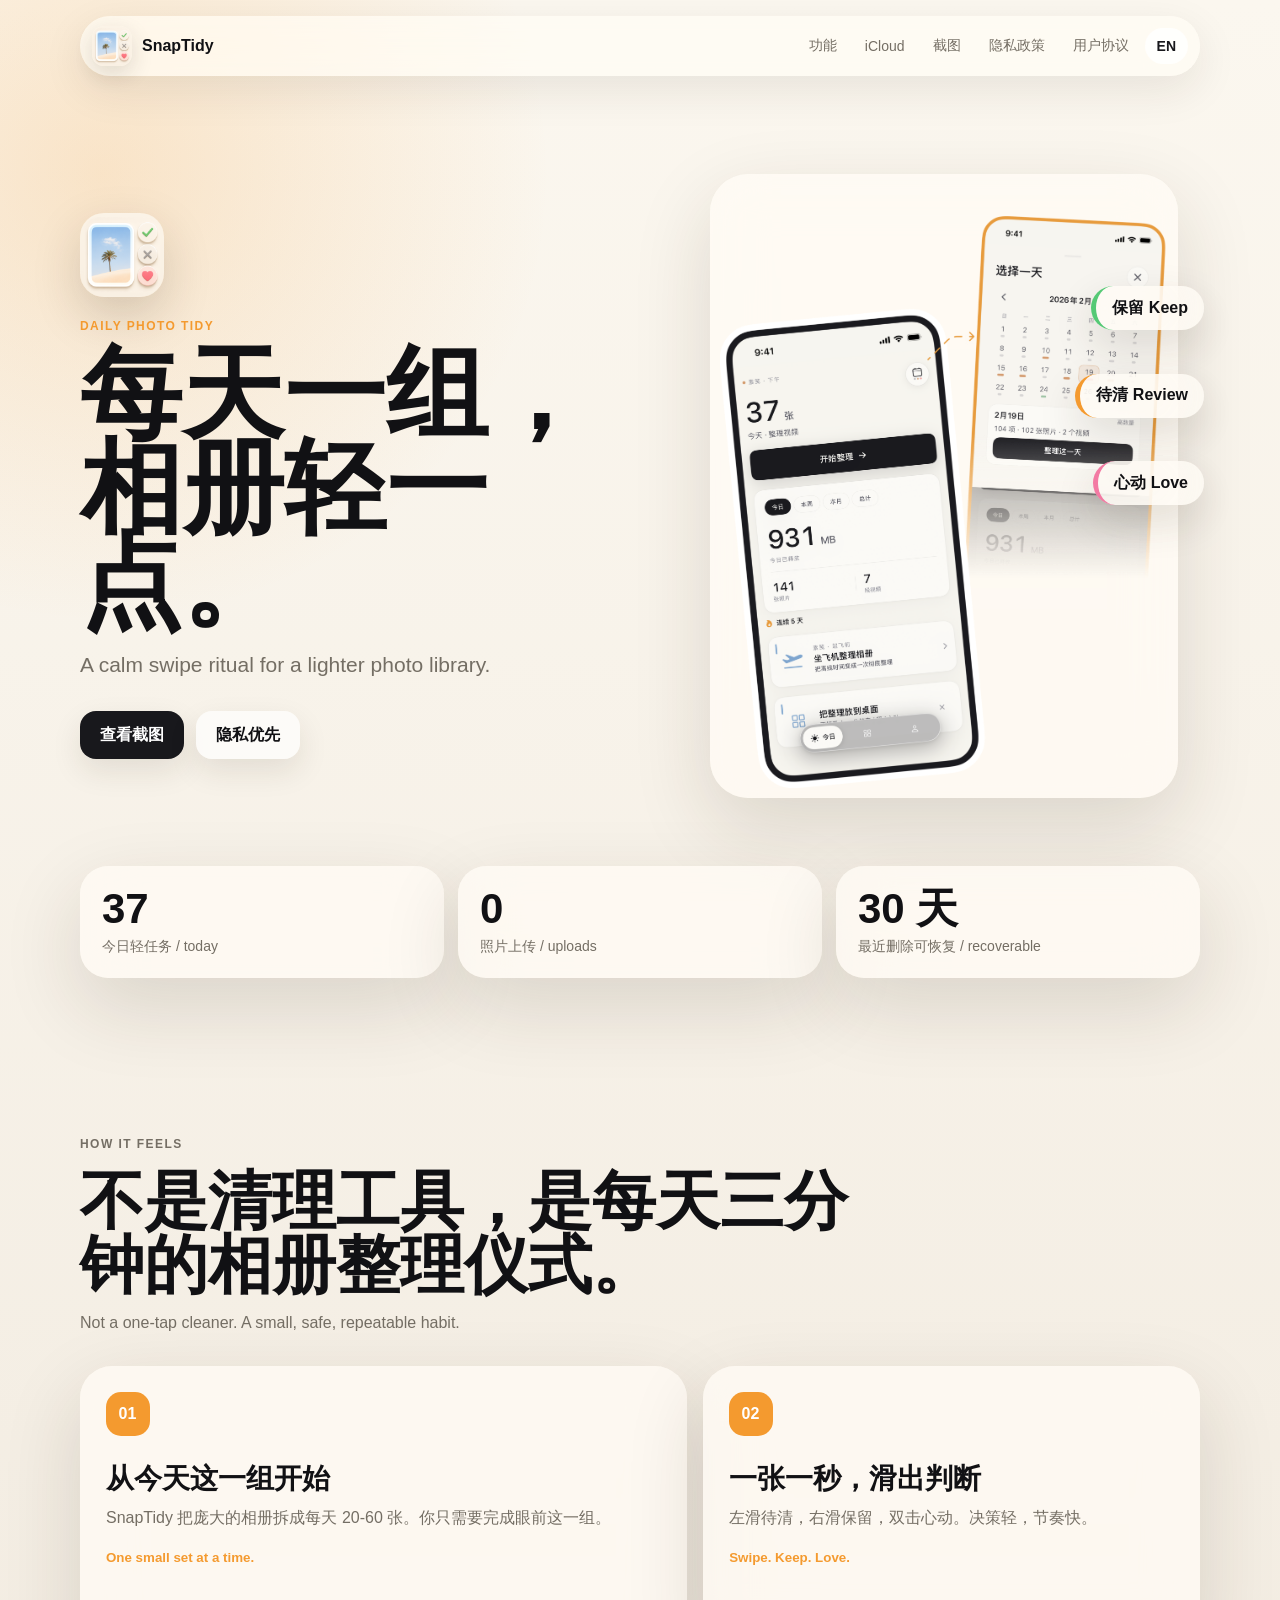
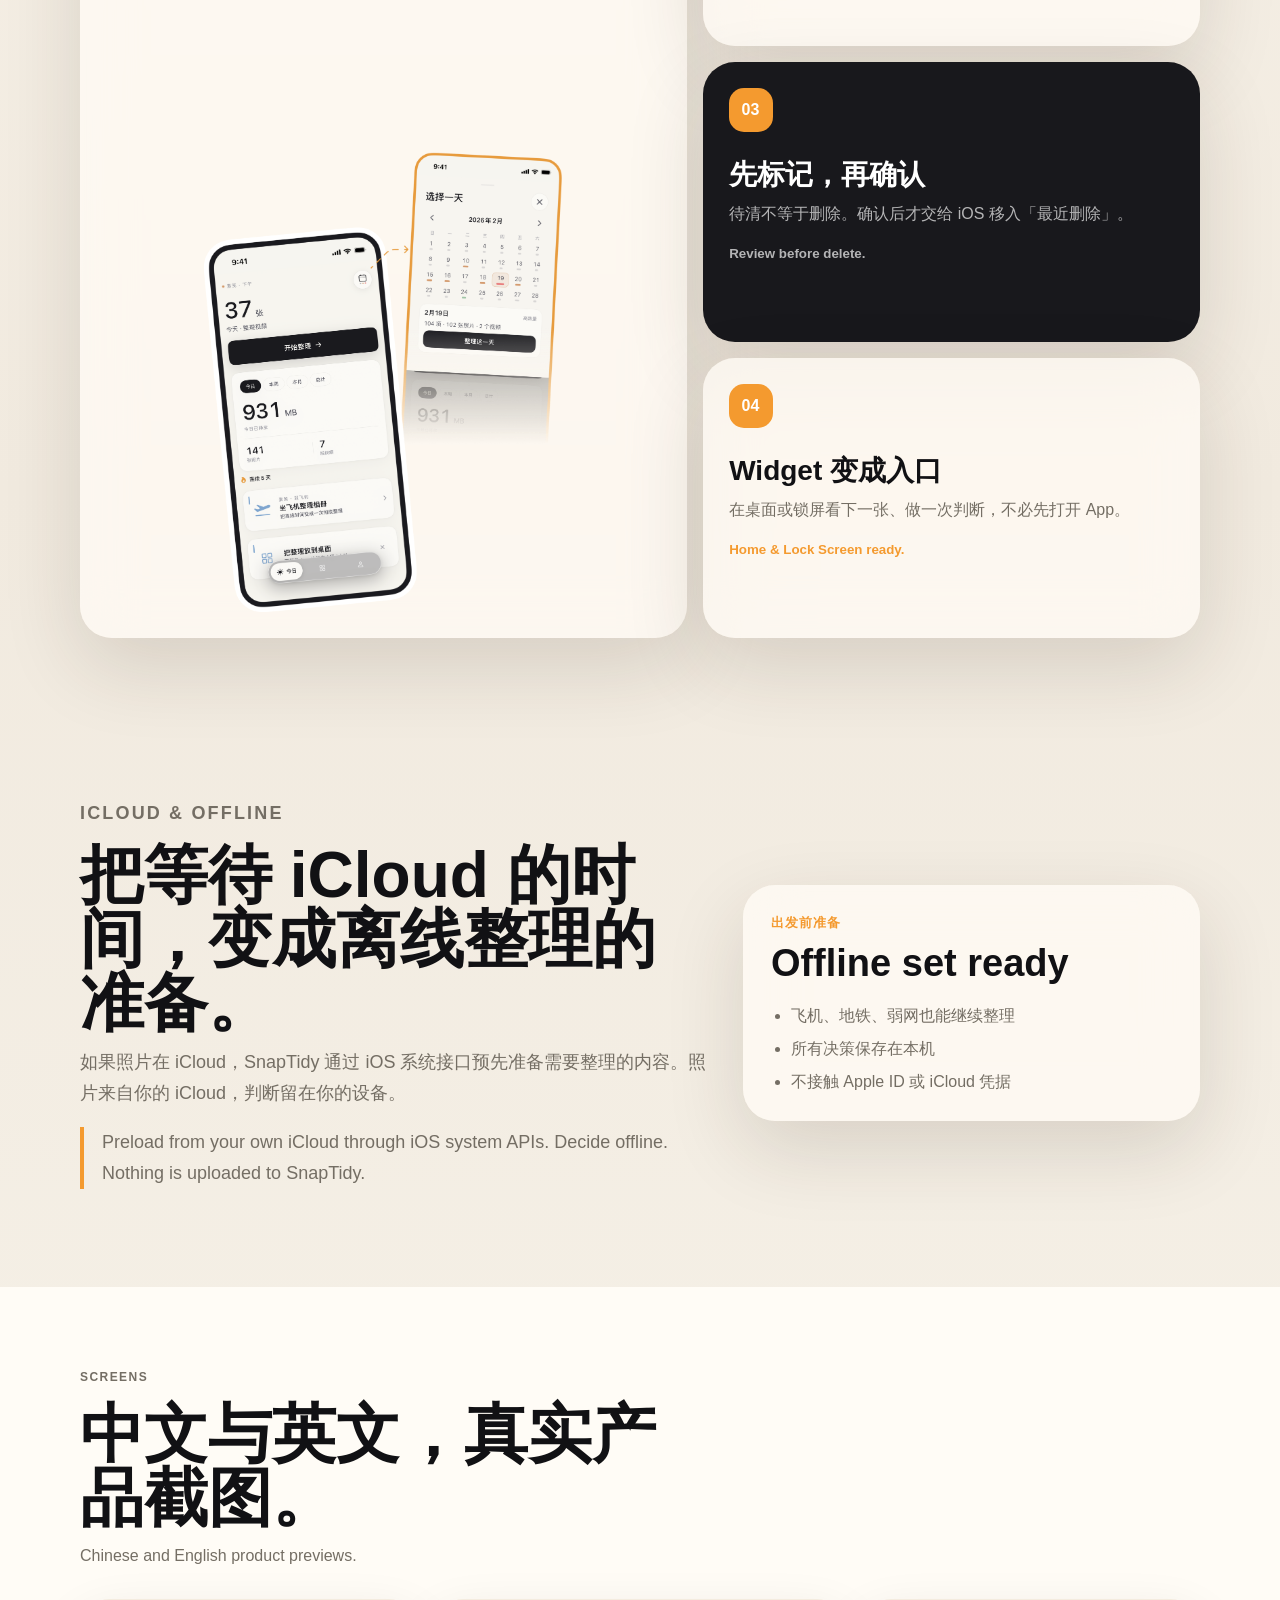
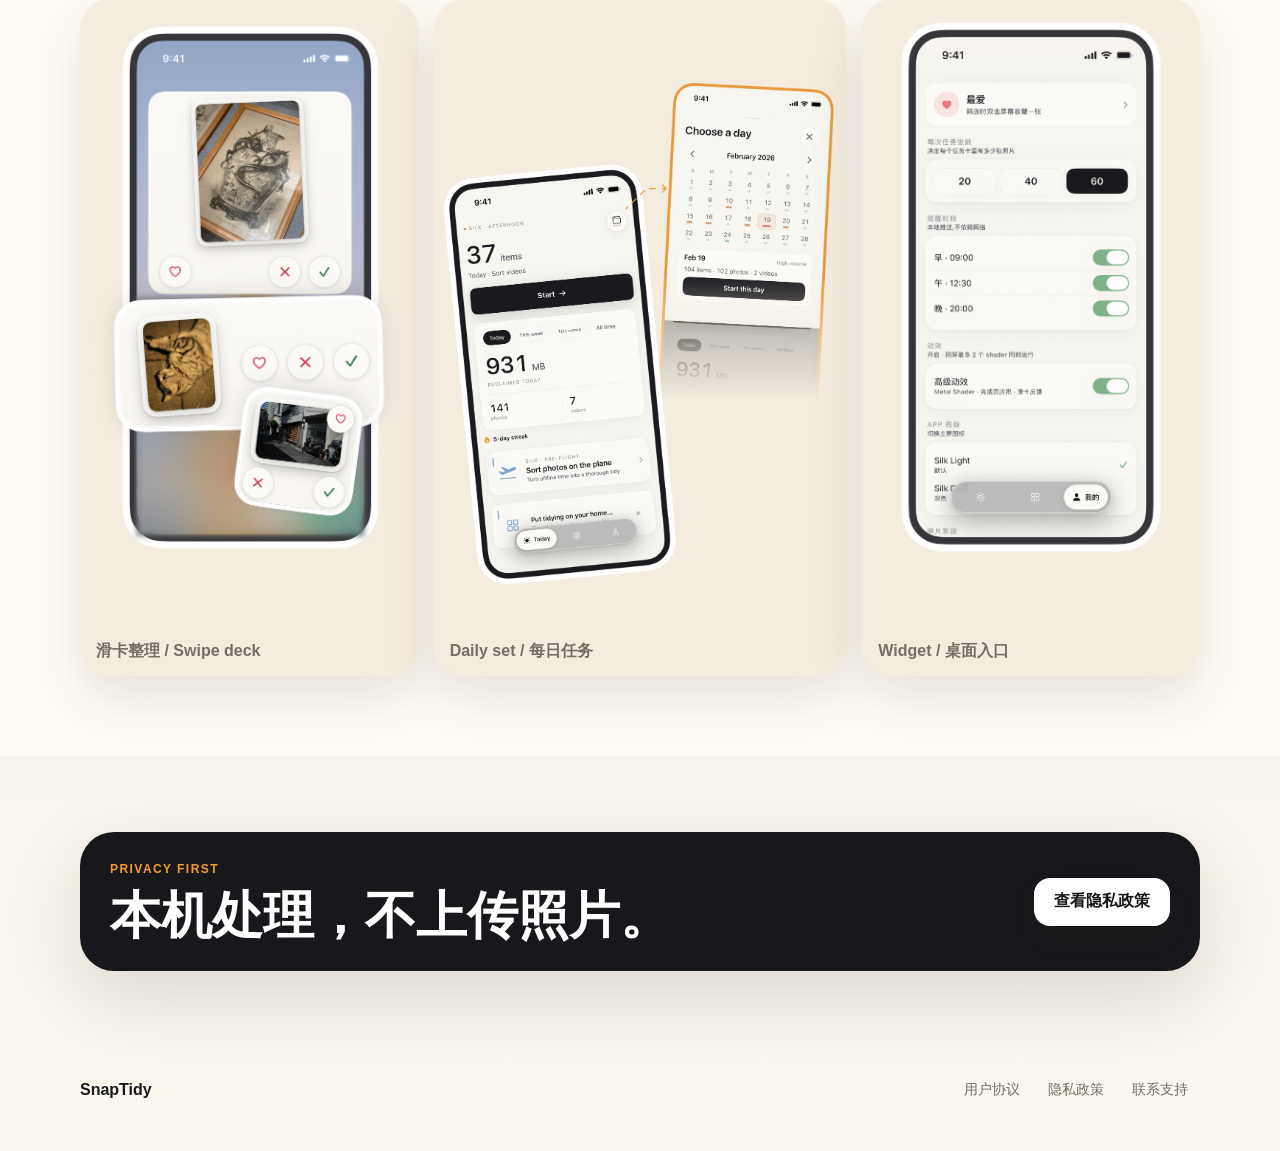
<file: index.html>
<!doctype html>
<html lang="zh-Hans">
  <head>
    <meta charset="utf-8" />
    <meta name="viewport" content="width=device-width, initial-scale=1" />
    <meta name="description" content="SnapTidy，把相册整理拆成每天一组轻任务。本机处理，不上传照片。" />
    <title>SnapTidy - 每天一组，相册轻一点</title>
    <link rel="icon" type="image/png" href="./app-icon-light.png" />
    <link rel="apple-touch-icon" href="./app-icon-light.png" />
    <link rel="stylesheet" href="./styles.css" />
  </head>
  <body>
    <header class="site-header">
      <a class="brand" href="#top" aria-label="SnapTidy">
        <img class="brand-mark" src="./app-icon-light.png" alt="" />
        <span>SnapTidy</span>
      </a>
      <nav class="nav-links" aria-label="Main navigation">
        <a href="#flow">功能</a>
        <a href="#icloud">iCloud</a>
        <a href="#screens">截图</a>
        <a href="./privacy.html">隐私政策</a>
        <a href="./terms.html">用户协议</a>
        <button class="lang-toggle" type="button" aria-label="Switch language">EN</button>
      </nav>
    </header>

    <main id="top">
      <section class="hero">
        <div class="hero-copy">
          <img class="hero-icon" src="./app-icon-light.png" alt="" />
          <p class="eyebrow">Daily Photo Tidy</p>
          <h1>
            <span>每天一组，</span>
            <span>相册轻一点。</span>
          </h1>
          <p class="hero-line">A calm swipe ritual for a lighter photo library.</p>
          <div class="hero-actions" aria-label="SnapTidy actions">
            <a class="button primary" href="#screens">查看截图</a>
            <a class="button secondary" href="./privacy.html">隐私优先</a>
          </div>
        </div>

        <div class="hero-stage" aria-label="SnapTidy app preview">
          <img class="phone-main" src="./web_cn_01.png" alt="SnapTidy 中文产品截图" />
          <div class="floating-decision keep">保留 Keep</div>
          <div class="floating-decision discard">待清 Review</div>
          <div class="floating-decision love">心动 Love</div>
        </div>
      </section>

      <section class="metrics" aria-label="Product highlights">
        <article>
          <strong>37</strong>
          <span>今日轻任务 / today</span>
        </article>
        <article>
          <strong>0</strong>
          <span>照片上传 / uploads</span>
        </article>
        <article>
          <strong>30 天</strong>
          <span>最近删除可恢复 / recoverable</span>
        </article>
      </section>

      <section id="flow" class="flow-section">
        <div class="section-title">
          <p class="eyebrow">How it feels</p>
          <h2>不是清理工具，是每天三分钟的相册整理仪式。</h2>
          <p>Not a one-tap cleaner. A small, safe, repeatable habit.</p>
        </div>

        <div class="story-grid">
          <article class="story-card large">
            <div>
              <span class="step">01</span>
              <h3>从今天这一组开始</h3>
              <p>SnapTidy 把庞大的相册拆成每天 20-60 张。你只需要完成眼前这一组。</p>
              <small>One small set at a time.</small>
            </div>
            <img src="./web_cn_01.png" alt="每日任务截图" />
          </article>

          <article class="story-card">
            <span class="step">02</span>
            <h3>一张一秒，滑出判断</h3>
            <p>左滑待清，右滑保留，双击心动。决策轻，节奏快。</p>
            <small>Swipe. Keep. Love.</small>
          </article>

          <article class="story-card dark">
            <span class="step">03</span>
            <h3>先标记，再确认</h3>
            <p>待清不等于删除。确认后才交给 iOS 移入「最近删除」。</p>
            <small>Review before delete.</small>
          </article>

          <article class="story-card">
            <span class="step">04</span>
            <h3>Widget 变成入口</h3>
            <p>在桌面或锁屏看下一张、做一次判断，不必先打开 App。</p>
            <small>Home & Lock Screen ready.</small>
          </article>
        </div>
      </section>

      <section id="icloud" class="icloud-section">
        <div class="icloud-copy">
          <p class="eyebrow">iCloud & Offline</p>
          <h2>把等待 iCloud 的时间，变成离线整理的准备。</h2>
          <p>
            如果照片在 iCloud，SnapTidy 通过 iOS 系统接口预先准备需要整理的内容。照片来自你的 iCloud，判断留在你的设备。
          </p>
          <p class="english-line">
            Preload from your own iCloud through iOS system APIs. Decide offline. Nothing is uploaded to SnapTidy.
          </p>
        </div>
        <div class="icloud-panel">
          <span>出发前准备</span>
          <strong>Offline set ready</strong>
          <ul>
            <li>飞机、地铁、弱网也能继续整理</li>
            <li>所有决策保存在本机</li>
            <li>不接触 Apple ID 或 iCloud 凭据</li>
          </ul>
        </div>
      </section>

      <section id="screens" class="screens-section">
        <div class="section-title compact">
          <p class="eyebrow">Screens</p>
          <h2>中文与英文，真实产品截图。</h2>
          <p>Chinese and English product previews.</p>
        </div>
        <div class="screen-pairs">
          <figure>
            <img src="./web_cn_02.png" alt="SnapTidy 中文滑卡截图" />
            <figcaption>滑卡整理 / Swipe deck</figcaption>
          </figure>
          <figure>
            <img src="./web_en_01.png" alt="SnapTidy English task screenshot" />
            <figcaption>Daily set / 每日任务</figcaption>
          </figure>
          <figure>
            <img src="./web_cn_05.png" alt="SnapTidy 中文 Widget 截图" />
            <figcaption>Widget / 桌面入口</figcaption>
          </figure>
        </div>
      </section>

      <section class="privacy-band">
        <div>
          <p class="eyebrow">Privacy First</p>
          <h2>本机处理，不上传照片。</h2>
        </div>
        <a class="button invert" href="./privacy.html">查看隐私政策</a>
      </section>
    </main>

    <footer class="site-footer">
      <strong>SnapTidy</strong>
      <nav aria-label="Legal navigation">
        <a href="./terms.html">用户协议</a>
        <a href="./privacy.html">隐私政策</a>
        <a href="mailto:snaptidyapp@outlook.com">联系支持</a>
      </nav>
    </footer>
    <script src="./script.js"></script>
  </body>
</html>
</file>
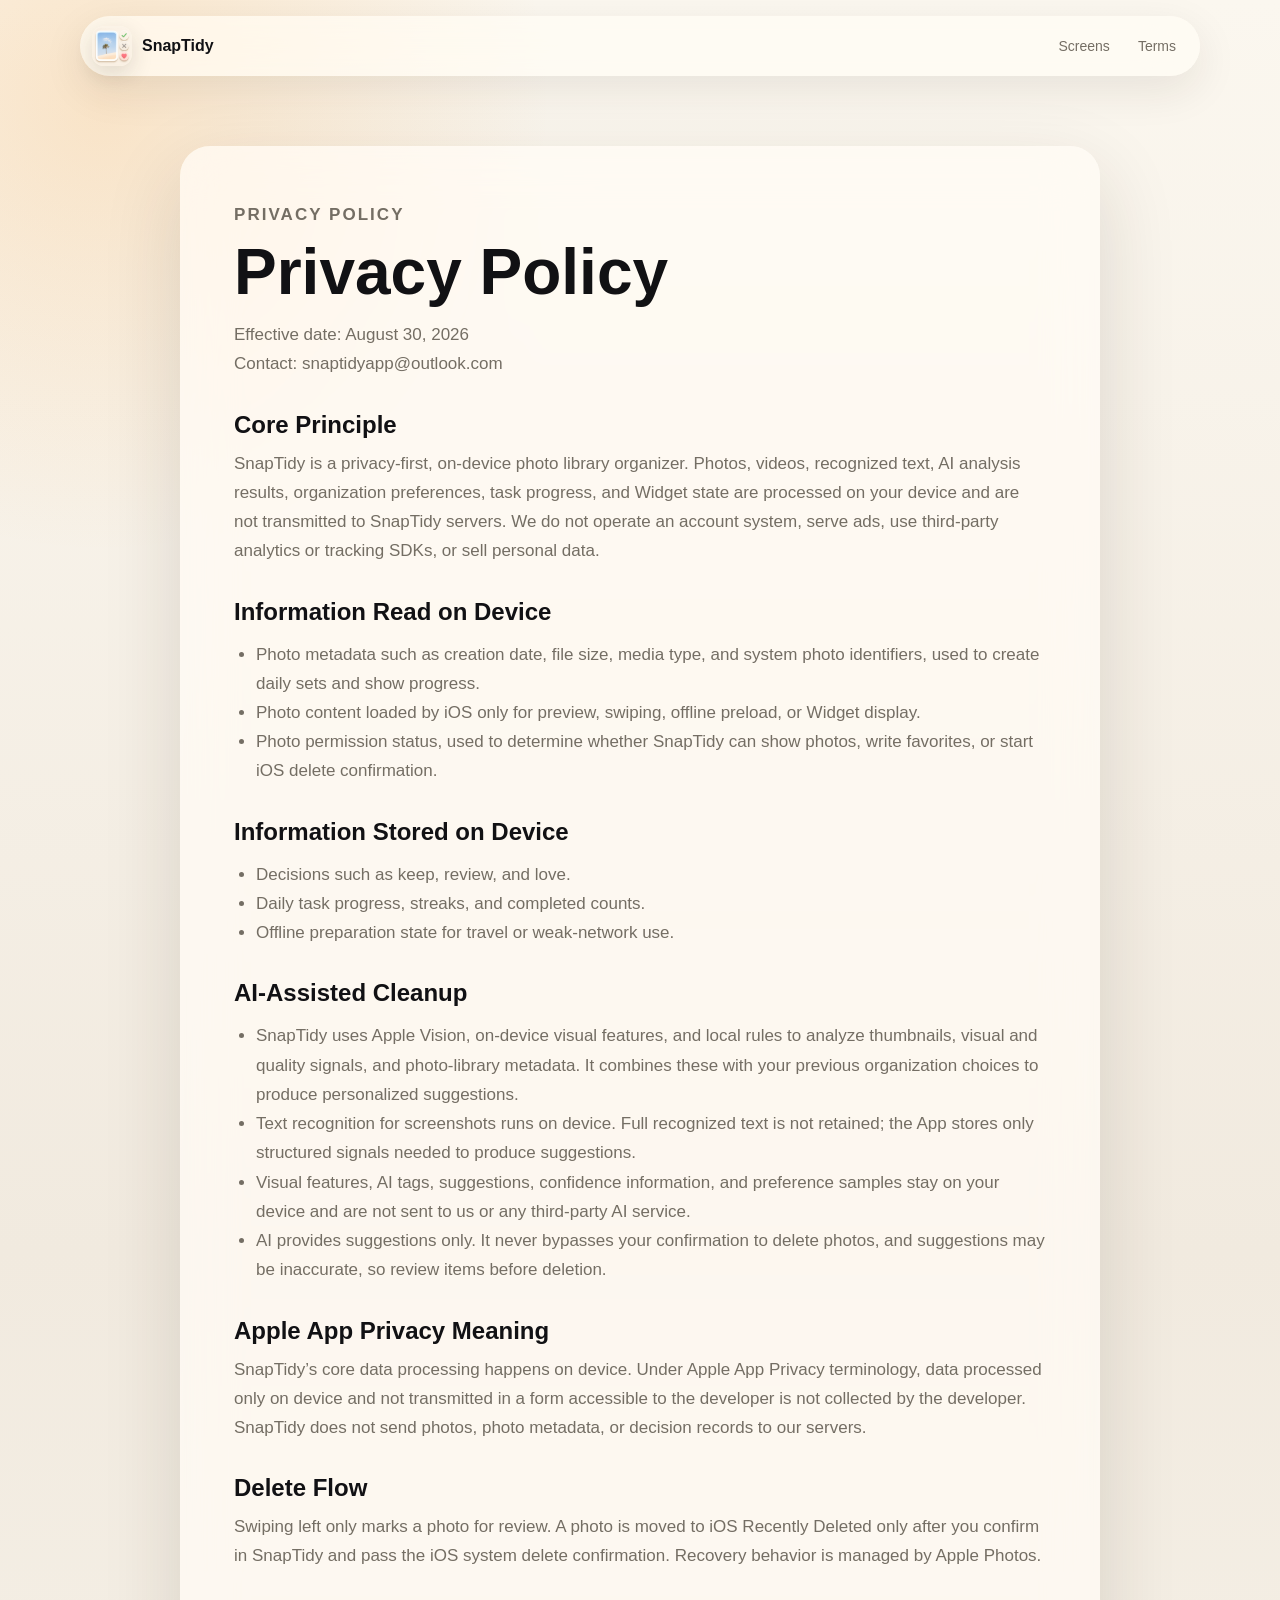
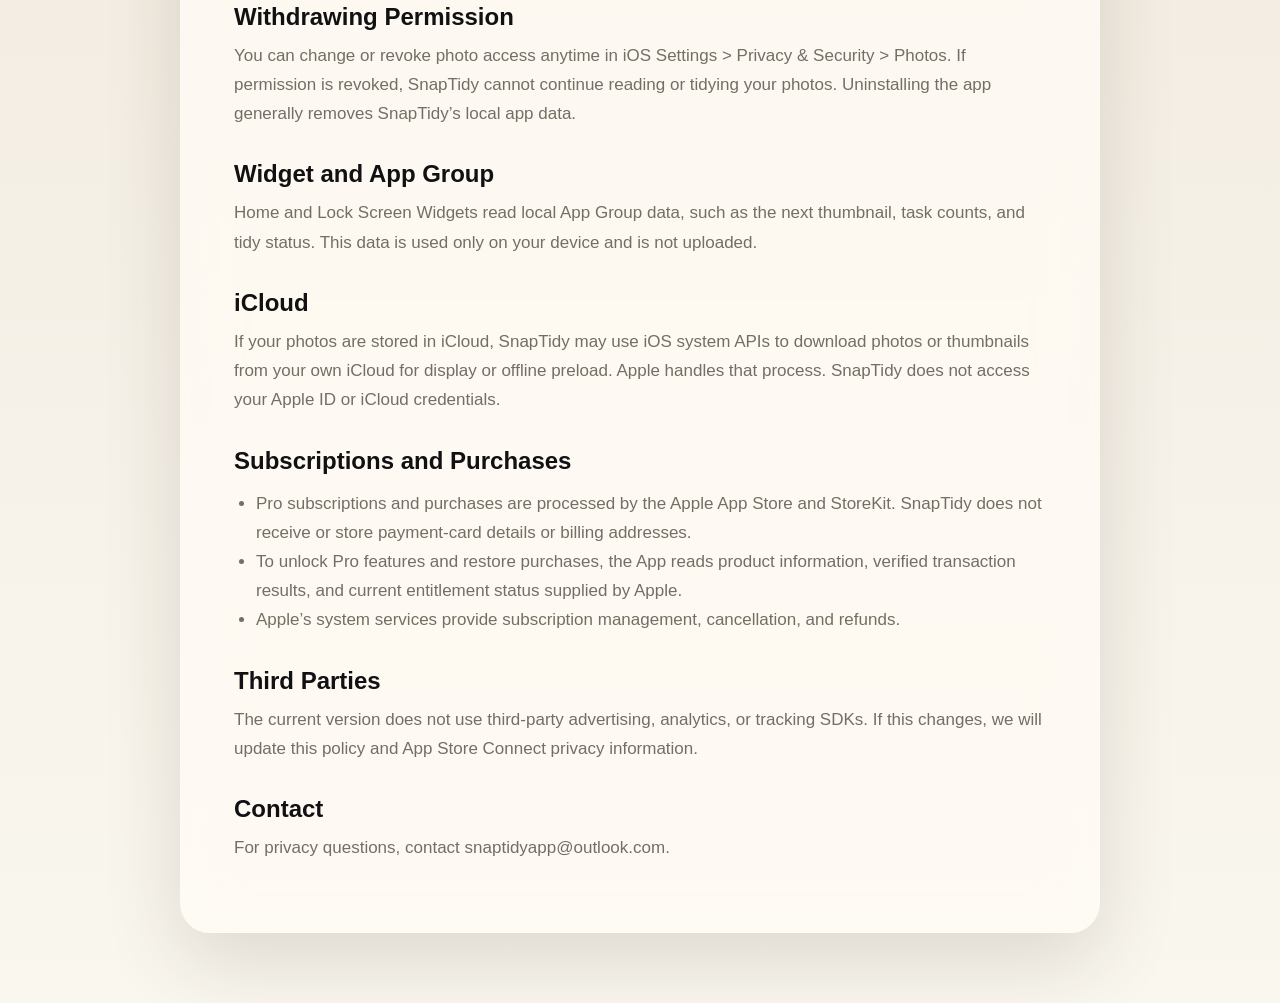
<file: privacy-en.html>
<!doctype html>
<html lang="en">
  <head>
    <meta charset="utf-8" />
    <meta name="viewport" content="width=device-width, initial-scale=1" />
    <title>Privacy Policy - SnapTidy</title>
    <link rel="icon" type="image/png" href="./app-icon-light.png" />
    <link rel="apple-touch-icon" href="./app-icon-light.png" />
    <link rel="stylesheet" href="./styles.css" />
  </head>
  <body>
    <header class="site-header">
      <a class="brand" href="./index.html">
        <img class="brand-mark" src="./app-icon-light.png" alt="" />
        <span>SnapTidy</span>
      </a>
      <nav class="nav-links" aria-label="Main navigation">
        <a href="./index.html#screens">Screens</a>
        <a href="./terms-en.html">Terms</a>
      </nav>
    </header>

    <main class="legal-page">
      <article class="legal-card">
        <p class="eyebrow">Privacy Policy</p>
        <h1>Privacy Policy</h1>
        <p class="legal-meta">Effective date: August 30, 2026<br />Contact: snaptidyapp@outlook.com</p>

        <h2>Core Principle</h2>
        <p>SnapTidy is a privacy-first, on-device photo library organizer. Photos, videos, recognized text, AI analysis results, organization preferences, task progress, and Widget state are processed on your device and are not transmitted to SnapTidy servers. We do not operate an account system, serve ads, use third-party analytics or tracking SDKs, or sell personal data.</p>

        <h2>Information Read on Device</h2>
        <ul>
          <li>Photo metadata such as creation date, file size, media type, and system photo identifiers, used to create daily sets and show progress.</li>
          <li>Photo content loaded by iOS only for preview, swiping, offline preload, or Widget display.</li>
          <li>Photo permission status, used to determine whether SnapTidy can show photos, write favorites, or start iOS delete confirmation.</li>
        </ul>

        <h2>Information Stored on Device</h2>
        <ul>
          <li>Decisions such as keep, review, and love.</li>
          <li>Daily task progress, streaks, and completed counts.</li>
          <li>Offline preparation state for travel or weak-network use.</li>
        </ul>

        <h2>AI-Assisted Cleanup</h2>
        <ul>
          <li>SnapTidy uses Apple Vision, on-device visual features, and local rules to analyze thumbnails, visual and quality signals, and photo-library metadata. It combines these with your previous organization choices to produce personalized suggestions.</li>
          <li>Text recognition for screenshots runs on device. Full recognized text is not retained; the App stores only structured signals needed to produce suggestions.</li>
          <li>Visual features, AI tags, suggestions, confidence information, and preference samples stay on your device and are not sent to us or any third-party AI service.</li>
          <li>AI provides suggestions only. It never bypasses your confirmation to delete photos, and suggestions may be inaccurate, so review items before deletion.</li>
        </ul>

        <h2>Apple App Privacy Meaning</h2>
        <p>SnapTidy’s core data processing happens on device. Under Apple App Privacy terminology, data processed only on device and not transmitted in a form accessible to the developer is not collected by the developer. SnapTidy does not send photos, photo metadata, or decision records to our servers.</p>

        <h2>Delete Flow</h2>
        <p>Swiping left only marks a photo for review. A photo is moved to iOS Recently Deleted only after you confirm in SnapTidy and pass the iOS system delete confirmation. Recovery behavior is managed by Apple Photos.</p>

        <h2>Withdrawing Permission</h2>
        <p>You can change or revoke photo access anytime in iOS Settings &gt; Privacy &amp; Security &gt; Photos. If permission is revoked, SnapTidy cannot continue reading or tidying your photos. Uninstalling the app generally removes SnapTidy’s local app data.</p>

        <h2>Widget and App Group</h2>
        <p>Home and Lock Screen Widgets read local App Group data, such as the next thumbnail, task counts, and tidy status. This data is used only on your device and is not uploaded.</p>

        <h2>iCloud</h2>
        <p>If your photos are stored in iCloud, SnapTidy may use iOS system APIs to download photos or thumbnails from your own iCloud for display or offline preload. Apple handles that process. SnapTidy does not access your Apple ID or iCloud credentials.</p>

        <h2>Subscriptions and Purchases</h2>
        <ul>
          <li>Pro subscriptions and purchases are processed by the Apple App Store and StoreKit. SnapTidy does not receive or store payment-card details or billing addresses.</li>
          <li>To unlock Pro features and restore purchases, the App reads product information, verified transaction results, and current entitlement status supplied by Apple.</li>
          <li>Apple’s system services provide subscription management, cancellation, and refunds.</li>
        </ul>

        <h2>Third Parties</h2>
        <p>The current version does not use third-party advertising, analytics, or tracking SDKs. If this changes, we will update this policy and App Store Connect privacy information.</p>

        <h2>Contact</h2>
        <p>For privacy questions, contact snaptidyapp@outlook.com.</p>
      </article>
    </main>
  </body>
</html>
</file>
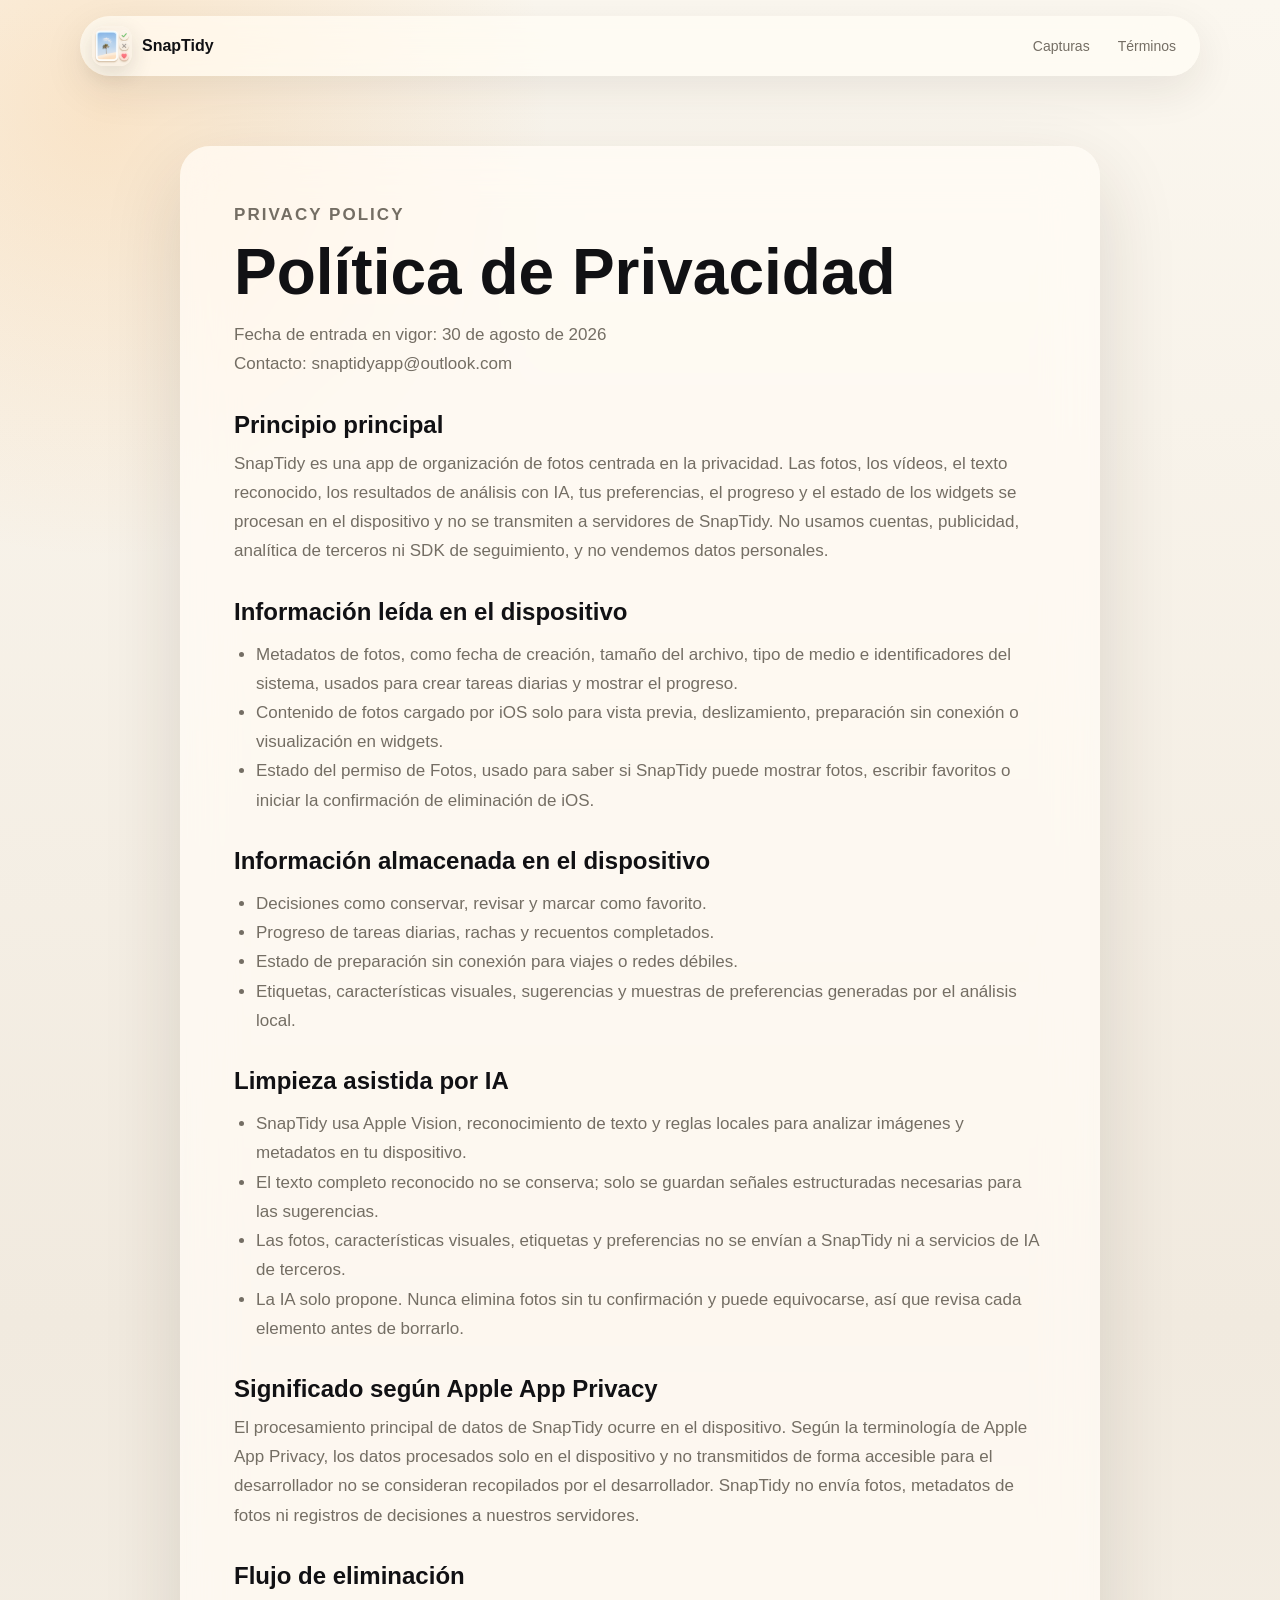
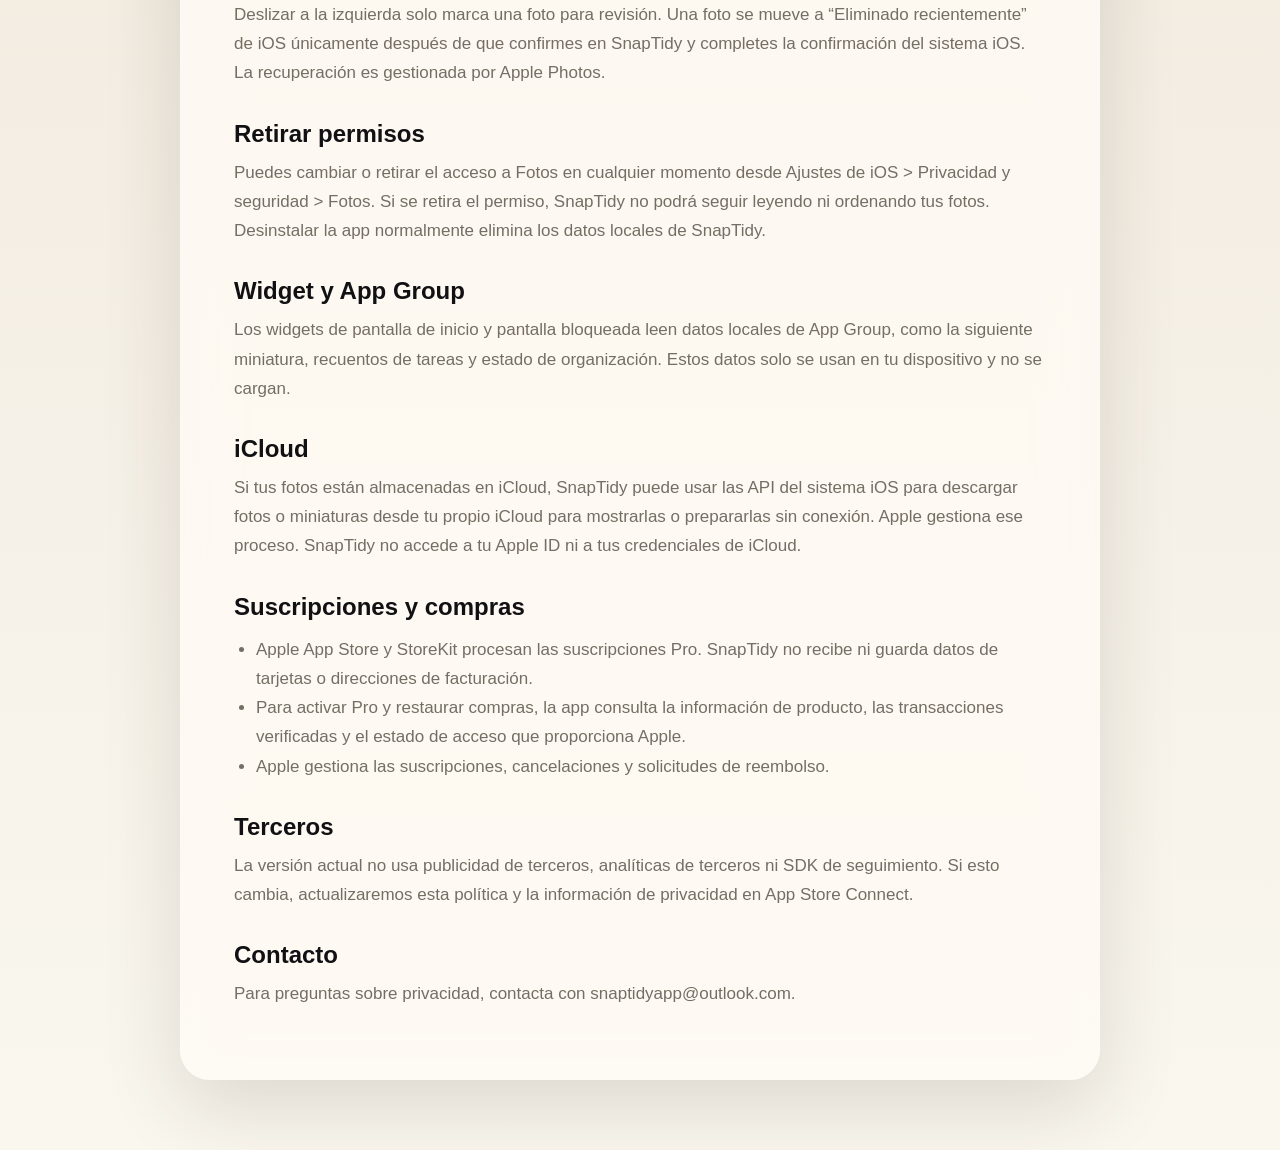
<file: privacy-es.html>
<!doctype html>
<html lang="es">
  <head>
    <meta charset="utf-8" />
    <meta name="viewport" content="width=device-width, initial-scale=1" />
    <title>Política de Privacidad - SnapTidy</title>
    <link rel="icon" type="image/png" href="./app-icon-light.png" />
    <link rel="apple-touch-icon" href="./app-icon-light.png" />
    <link rel="stylesheet" href="./styles.css" />
  </head>
  <body>
    <header class="site-header">
      <a class="brand" href="./index.html">
        <img class="brand-mark" src="./app-icon-light.png" alt="" />
        <span>SnapTidy</span>
      </a>
      <nav class="nav-links" aria-label="Main navigation">
        <a href="./index.html#screens">Capturas</a>
        <a href="./terms-es.html">Términos</a>
      </nav>
    </header>

    <main class="legal-page">
      <article class="legal-card">
        <p class="eyebrow">Privacy Policy</p>
        <h1>Política de Privacidad</h1>
        <p class="legal-meta">Fecha de entrada en vigor: 30 de agosto de 2026<br />Contacto: snaptidyapp@outlook.com</p>

        <h2>Principio principal</h2>
        <p>SnapTidy es una app de organización de fotos centrada en la privacidad. Las fotos, los vídeos, el texto reconocido, los resultados de análisis con IA, tus preferencias, el progreso y el estado de los widgets se procesan en el dispositivo y no se transmiten a servidores de SnapTidy. No usamos cuentas, publicidad, analítica de terceros ni SDK de seguimiento, y no vendemos datos personales.</p>

        <h2>Información leída en el dispositivo</h2>
        <ul>
          <li>Metadatos de fotos, como fecha de creación, tamaño del archivo, tipo de medio e identificadores del sistema, usados para crear tareas diarias y mostrar el progreso.</li>
          <li>Contenido de fotos cargado por iOS solo para vista previa, deslizamiento, preparación sin conexión o visualización en widgets.</li>
          <li>Estado del permiso de Fotos, usado para saber si SnapTidy puede mostrar fotos, escribir favoritos o iniciar la confirmación de eliminación de iOS.</li>
        </ul>

        <h2>Información almacenada en el dispositivo</h2>
        <ul>
          <li>Decisiones como conservar, revisar y marcar como favorito.</li>
          <li>Progreso de tareas diarias, rachas y recuentos completados.</li>
          <li>Estado de preparación sin conexión para viajes o redes débiles.</li>
          <li>Etiquetas, características visuales, sugerencias y muestras de preferencias generadas por el análisis local.</li>
        </ul>

        <h2>Limpieza asistida por IA</h2>
        <ul>
          <li>SnapTidy usa Apple Vision, reconocimiento de texto y reglas locales para analizar imágenes y metadatos en tu dispositivo.</li>
          <li>El texto completo reconocido no se conserva; solo se guardan señales estructuradas necesarias para las sugerencias.</li>
          <li>Las fotos, características visuales, etiquetas y preferencias no se envían a SnapTidy ni a servicios de IA de terceros.</li>
          <li>La IA solo propone. Nunca elimina fotos sin tu confirmación y puede equivocarse, así que revisa cada elemento antes de borrarlo.</li>
        </ul>

        <h2>Significado según Apple App Privacy</h2>
        <p>El procesamiento principal de datos de SnapTidy ocurre en el dispositivo. Según la terminología de Apple App Privacy, los datos procesados solo en el dispositivo y no transmitidos de forma accesible para el desarrollador no se consideran recopilados por el desarrollador. SnapTidy no envía fotos, metadatos de fotos ni registros de decisiones a nuestros servidores.</p>

        <h2>Flujo de eliminación</h2>
        <p>Deslizar a la izquierda solo marca una foto para revisión. Una foto se mueve a “Eliminado recientemente” de iOS únicamente después de que confirmes en SnapTidy y completes la confirmación del sistema iOS. La recuperación es gestionada por Apple Photos.</p>

        <h2>Retirar permisos</h2>
        <p>Puedes cambiar o retirar el acceso a Fotos en cualquier momento desde Ajustes de iOS > Privacidad y seguridad > Fotos. Si se retira el permiso, SnapTidy no podrá seguir leyendo ni ordenando tus fotos. Desinstalar la app normalmente elimina los datos locales de SnapTidy.</p>

        <h2>Widget y App Group</h2>
        <p>Los widgets de pantalla de inicio y pantalla bloqueada leen datos locales de App Group, como la siguiente miniatura, recuentos de tareas y estado de organización. Estos datos solo se usan en tu dispositivo y no se cargan.</p>

        <h2>iCloud</h2>
        <p>Si tus fotos están almacenadas en iCloud, SnapTidy puede usar las API del sistema iOS para descargar fotos o miniaturas desde tu propio iCloud para mostrarlas o prepararlas sin conexión. Apple gestiona ese proceso. SnapTidy no accede a tu Apple ID ni a tus credenciales de iCloud.</p>

        <h2>Suscripciones y compras</h2>
        <ul>
          <li>Apple App Store y StoreKit procesan las suscripciones Pro. SnapTidy no recibe ni guarda datos de tarjetas o direcciones de facturación.</li>
          <li>Para activar Pro y restaurar compras, la app consulta la información de producto, las transacciones verificadas y el estado de acceso que proporciona Apple.</li>
          <li>Apple gestiona las suscripciones, cancelaciones y solicitudes de reembolso.</li>
        </ul>

        <h2>Terceros</h2>
        <p>La versión actual no usa publicidad de terceros, analíticas de terceros ni SDK de seguimiento. Si esto cambia, actualizaremos esta política y la información de privacidad en App Store Connect.</p>

        <h2>Contacto</h2>
        <p>Para preguntas sobre privacidad, contacta con snaptidyapp@outlook.com.</p>
      </article>
    </main>
  </body>
</html>
</file>
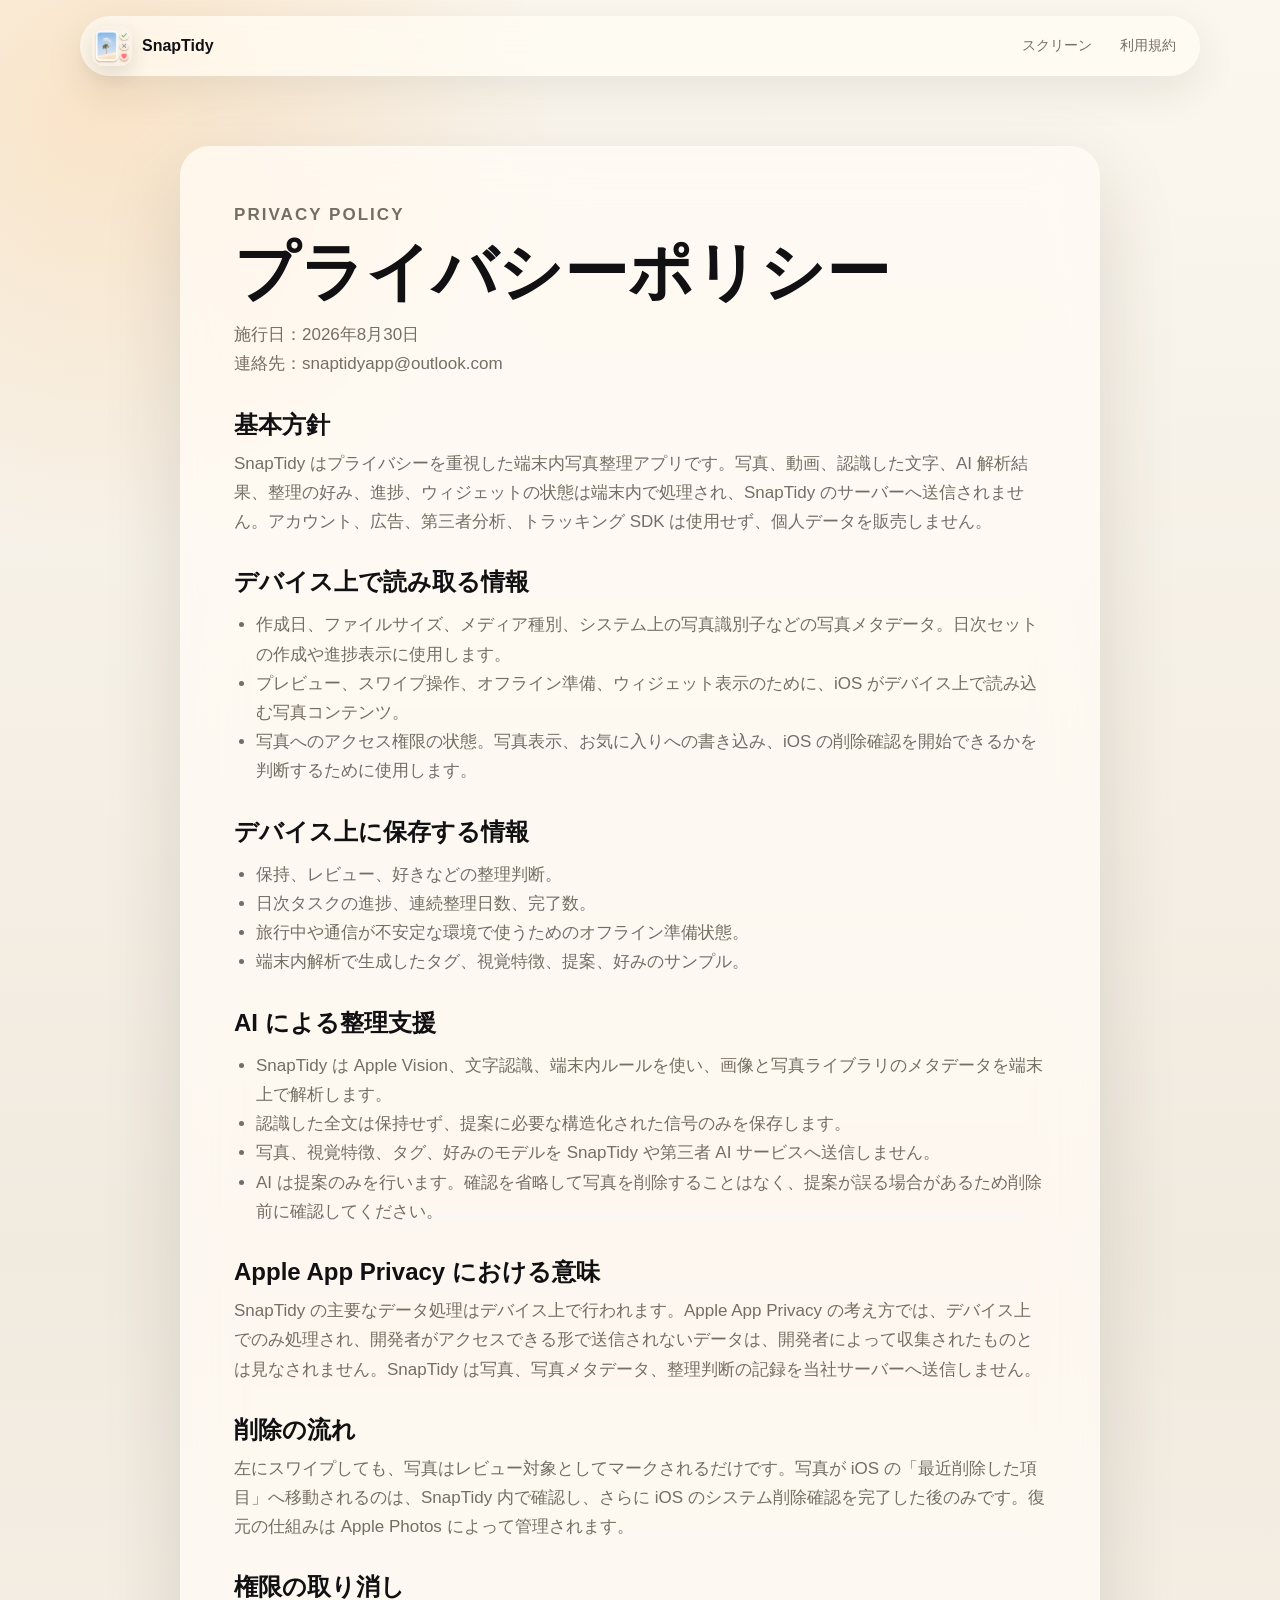
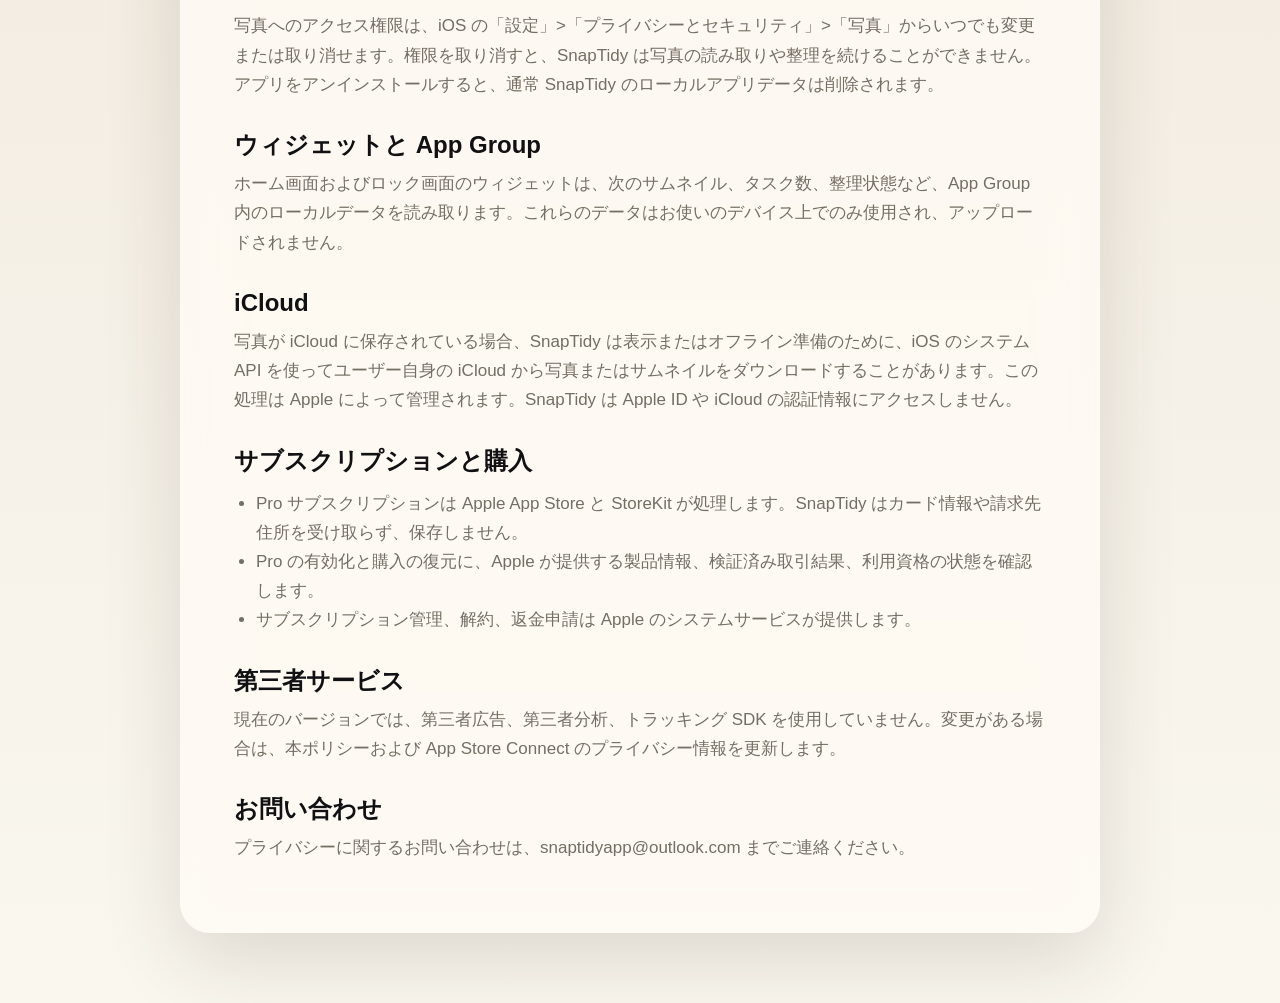
<file: privacy-ja.html>
<!doctype html>
<html lang="ja">
  <head>
    <meta charset="utf-8" />
    <meta name="viewport" content="width=device-width, initial-scale=1" />
    <title>プライバシーポリシー - SnapTidy</title>
    <link rel="icon" type="image/png" href="./app-icon-light.png" />
    <link rel="apple-touch-icon" href="./app-icon-light.png" />
    <link rel="stylesheet" href="./styles.css" />
  </head>
  <body>
    <header class="site-header">
      <a class="brand" href="./index.html">
        <img class="brand-mark" src="./app-icon-light.png" alt="" />
        <span>SnapTidy</span>
      </a>
      <nav class="nav-links" aria-label="Main navigation">
        <a href="./index.html#screens">スクリーン</a>
        <a href="./terms-ja.html">利用規約</a>
      </nav>
    </header>

    <main class="legal-page">
      <article class="legal-card">
        <p class="eyebrow">Privacy Policy</p>
        <h1>プライバシーポリシー</h1>
        <p class="legal-meta">施行日：2026年8月30日<br />連絡先：snaptidyapp@outlook.com</p>

        <h2>基本方針</h2>
        <p>SnapTidy はプライバシーを重視した端末内写真整理アプリです。写真、動画、認識した文字、AI 解析結果、整理の好み、進捗、ウィジェットの状態は端末内で処理され、SnapTidy のサーバーへ送信されません。アカウント、広告、第三者分析、トラッキング SDK は使用せず、個人データを販売しません。</p>

        <h2>デバイス上で読み取る情報</h2>
        <ul>
          <li>作成日、ファイルサイズ、メディア種別、システム上の写真識別子などの写真メタデータ。日次セットの作成や進捗表示に使用します。</li>
          <li>プレビュー、スワイプ操作、オフライン準備、ウィジェット表示のために、iOS がデバイス上で読み込む写真コンテンツ。</li>
          <li>写真へのアクセス権限の状態。写真表示、お気に入りへの書き込み、iOS の削除確認を開始できるかを判断するために使用します。</li>
        </ul>

        <h2>デバイス上に保存する情報</h2>
        <ul>
          <li>保持、レビュー、好きなどの整理判断。</li>
          <li>日次タスクの進捗、連続整理日数、完了数。</li>
          <li>旅行中や通信が不安定な環境で使うためのオフライン準備状態。</li>
          <li>端末内解析で生成したタグ、視覚特徴、提案、好みのサンプル。</li>
        </ul>

        <h2>AI による整理支援</h2>
        <ul>
          <li>SnapTidy は Apple Vision、文字認識、端末内ルールを使い、画像と写真ライブラリのメタデータを端末上で解析します。</li>
          <li>認識した全文は保持せず、提案に必要な構造化された信号のみを保存します。</li>
          <li>写真、視覚特徴、タグ、好みのモデルを SnapTidy や第三者 AI サービスへ送信しません。</li>
          <li>AI は提案のみを行います。確認を省略して写真を削除することはなく、提案が誤る場合があるため削除前に確認してください。</li>
        </ul>

        <h2>Apple App Privacy における意味</h2>
        <p>SnapTidy の主要なデータ処理はデバイス上で行われます。Apple App Privacy の考え方では、デバイス上でのみ処理され、開発者がアクセスできる形で送信されないデータは、開発者によって収集されたものとは見なされません。SnapTidy は写真、写真メタデータ、整理判断の記録を当社サーバーへ送信しません。</p>

        <h2>削除の流れ</h2>
        <p>左にスワイプしても、写真はレビュー対象としてマークされるだけです。写真が iOS の「最近削除した項目」へ移動されるのは、SnapTidy 内で確認し、さらに iOS のシステム削除確認を完了した後のみです。復元の仕組みは Apple Photos によって管理されます。</p>

        <h2>権限の取り消し</h2>
        <p>写真へのアクセス権限は、iOS の「設定」>「プライバシーとセキュリティ」>「写真」からいつでも変更または取り消せます。権限を取り消すと、SnapTidy は写真の読み取りや整理を続けることができません。アプリをアンインストールすると、通常 SnapTidy のローカルアプリデータは削除されます。</p>

        <h2>ウィジェットと App Group</h2>
        <p>ホーム画面およびロック画面のウィジェットは、次のサムネイル、タスク数、整理状態など、App Group 内のローカルデータを読み取ります。これらのデータはお使いのデバイス上でのみ使用され、アップロードされません。</p>

        <h2>iCloud</h2>
        <p>写真が iCloud に保存されている場合、SnapTidy は表示またはオフライン準備のために、iOS のシステム API を使ってユーザー自身の iCloud から写真またはサムネイルをダウンロードすることがあります。この処理は Apple によって管理されます。SnapTidy は Apple ID や iCloud の認証情報にアクセスしません。</p>

        <h2>サブスクリプションと購入</h2>
        <ul>
          <li>Pro サブスクリプションは Apple App Store と StoreKit が処理します。SnapTidy はカード情報や請求先住所を受け取らず、保存しません。</li>
          <li>Pro の有効化と購入の復元に、Apple が提供する製品情報、検証済み取引結果、利用資格の状態を確認します。</li>
          <li>サブスクリプション管理、解約、返金申請は Apple のシステムサービスが提供します。</li>
        </ul>

        <h2>第三者サービス</h2>
        <p>現在のバージョンでは、第三者広告、第三者分析、トラッキング SDK を使用していません。変更がある場合は、本ポリシーおよび App Store Connect のプライバシー情報を更新します。</p>

        <h2>お問い合わせ</h2>
        <p>プライバシーに関するお問い合わせは、snaptidyapp@outlook.com までご連絡ください。</p>
      </article>
    </main>
  </body>
</html>
</file>
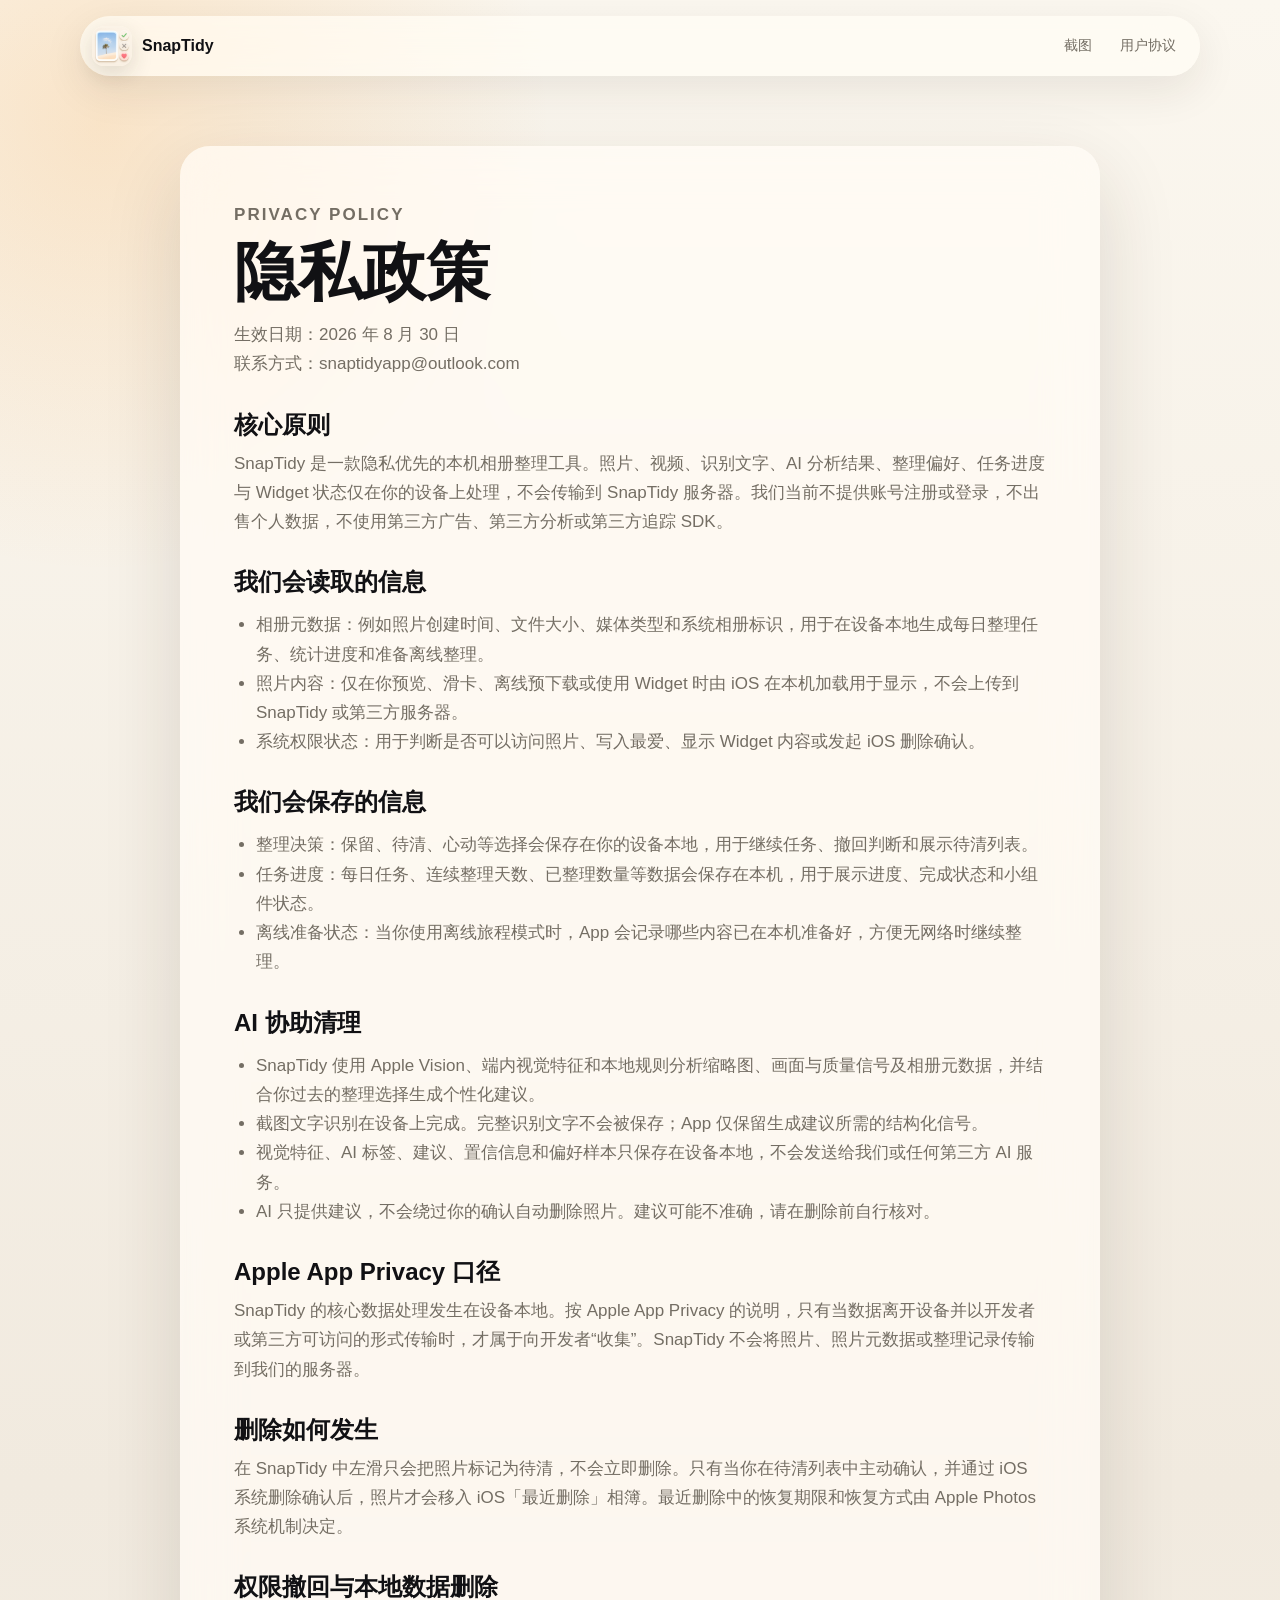
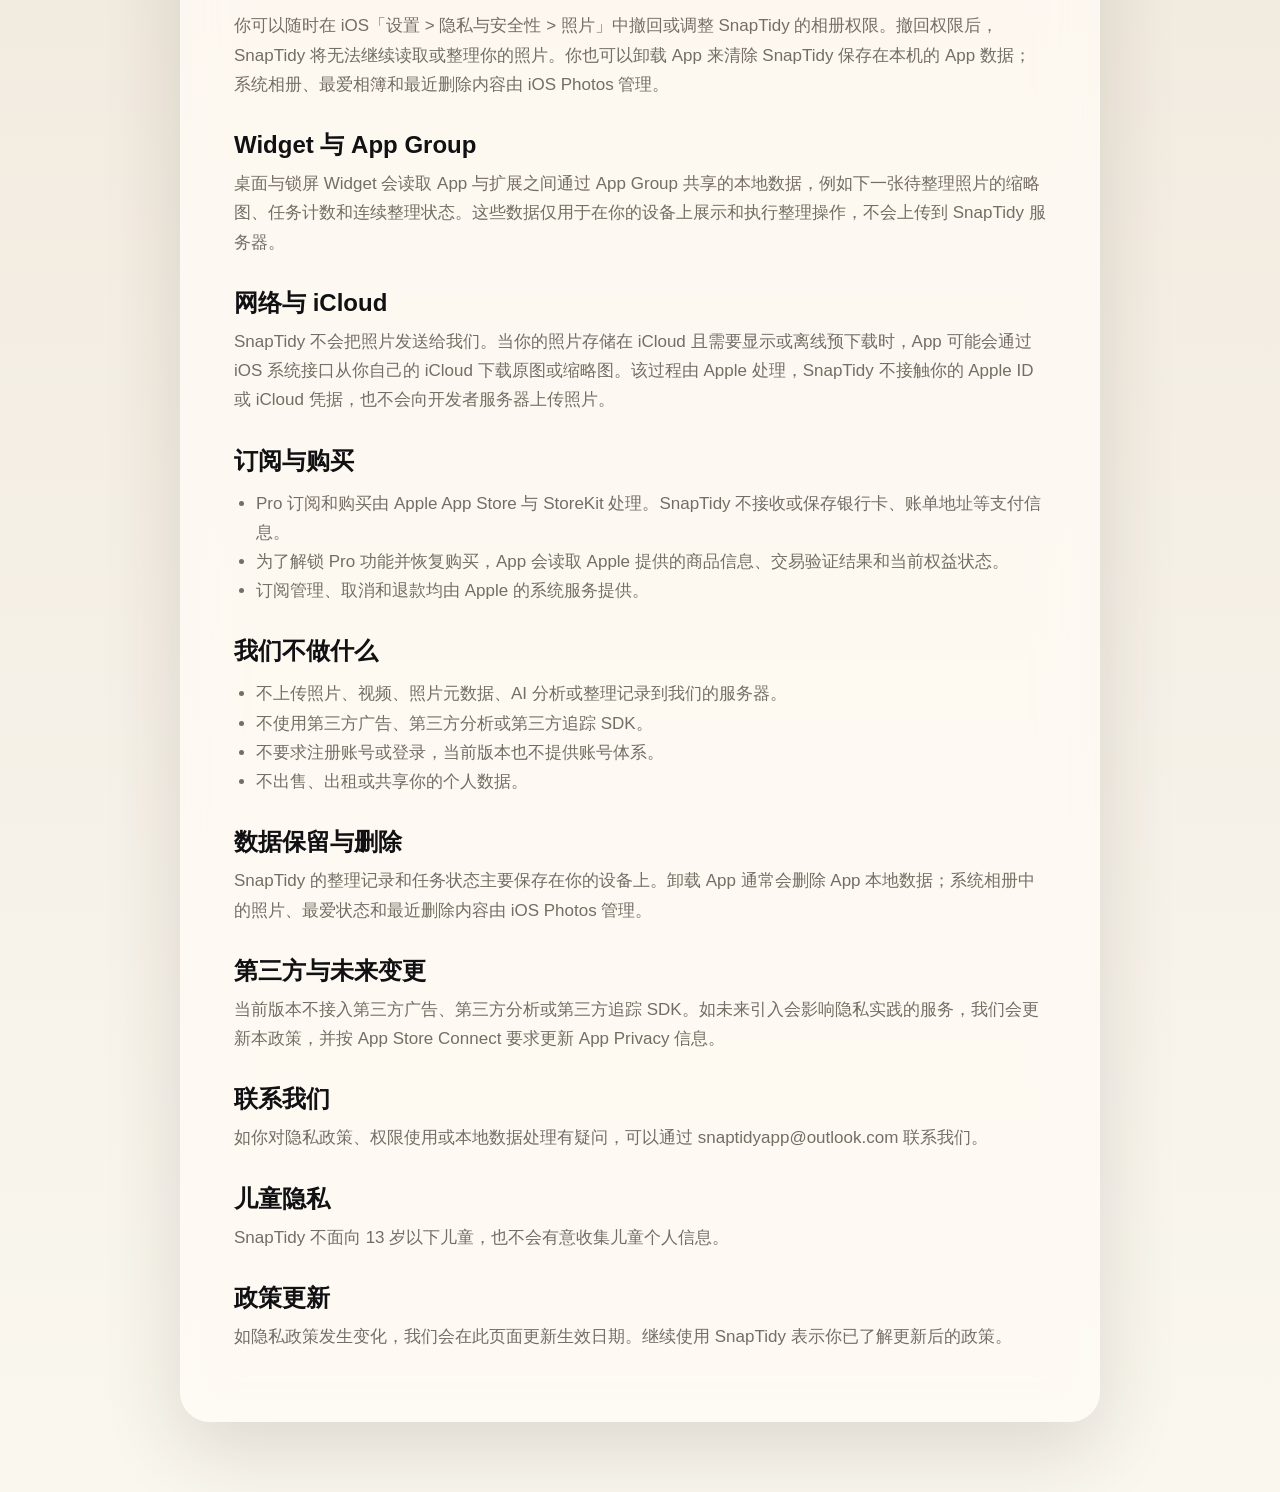
<file: privacy.html>
<!doctype html>
<html lang="zh-Hans">
  <head>
    <meta charset="utf-8" />
    <meta name="viewport" content="width=device-width, initial-scale=1" />
    <title>隐私政策 - SnapTidy</title>
    <link rel="icon" type="image/png" href="./app-icon-light.png" />
    <link rel="apple-touch-icon" href="./app-icon-light.png" />
    <link rel="stylesheet" href="./styles.css" />
  </head>
  <body>
    <header class="site-header">
      <a class="brand" href="./index.html">
        <img class="brand-mark" src="./app-icon-light.png" alt="" />
        <span>SnapTidy</span>
      </a>
      <nav class="nav-links" aria-label="Main navigation">
        <a href="./index.html#preview">截图</a>
        <a href="./terms.html">用户协议</a>
      </nav>
    </header>

    <main class="legal-page">
      <article class="legal-card">
        <p class="eyebrow">Privacy Policy</p>
        <h1>隐私政策</h1>
        <p class="legal-meta">生效日期：2026 年 8 月 30 日<br />联系方式：snaptidyapp@outlook.com</p>

        <h2>核心原则</h2>
        <p>
          SnapTidy 是一款隐私优先的本机相册整理工具。照片、视频、识别文字、AI 分析结果、整理偏好、任务进度与 Widget 状态仅在你的设备上处理，不会传输到 SnapTidy 服务器。我们当前不提供账号注册或登录，不出售个人数据，不使用第三方广告、第三方分析或第三方追踪 SDK。
        </p>

        <h2>我们会读取的信息</h2>
        <ul>
          <li>相册元数据：例如照片创建时间、文件大小、媒体类型和系统相册标识，用于在设备本地生成每日整理任务、统计进度和准备离线整理。</li>
          <li>照片内容：仅在你预览、滑卡、离线预下载或使用 Widget 时由 iOS 在本机加载用于显示，不会上传到 SnapTidy 或第三方服务器。</li>
          <li>系统权限状态：用于判断是否可以访问照片、写入最爱、显示 Widget 内容或发起 iOS 删除确认。</li>
        </ul>

        <h2>我们会保存的信息</h2>
        <ul>
          <li>整理决策：保留、待清、心动等选择会保存在你的设备本地，用于继续任务、撤回判断和展示待清列表。</li>
          <li>任务进度：每日任务、连续整理天数、已整理数量等数据会保存在本机，用于展示进度、完成状态和小组件状态。</li>
          <li>离线准备状态：当你使用离线旅程模式时，App 会记录哪些内容已在本机准备好，方便无网络时继续整理。</li>
        </ul>

        <h2>AI 协助清理</h2>
        <ul>
          <li>SnapTidy 使用 Apple Vision、端内视觉特征和本地规则分析缩略图、画面与质量信号及相册元数据，并结合你过去的整理选择生成个性化建议。</li>
          <li>截图文字识别在设备上完成。完整识别文字不会被保存；App 仅保留生成建议所需的结构化信号。</li>
          <li>视觉特征、AI 标签、建议、置信信息和偏好样本只保存在设备本地，不会发送给我们或任何第三方 AI 服务。</li>
          <li>AI 只提供建议，不会绕过你的确认自动删除照片。建议可能不准确，请在删除前自行核对。</li>
        </ul>

        <h2>Apple App Privacy 口径</h2>
        <p>
          SnapTidy 的核心数据处理发生在设备本地。按 Apple App Privacy 的说明，只有当数据离开设备并以开发者或第三方可访问的形式传输时，才属于向开发者“收集”。SnapTidy 不会将照片、照片元数据或整理记录传输到我们的服务器。
        </p>

        <h2>删除如何发生</h2>
        <p>
          在 SnapTidy 中左滑只会把照片标记为待清，不会立即删除。只有当你在待清列表中主动确认，并通过 iOS 系统删除确认后，照片才会移入 iOS「最近删除」相簿。最近删除中的恢复期限和恢复方式由 Apple Photos 系统机制决定。
        </p>

        <h2>权限撤回与本地数据删除</h2>
        <p>
          你可以随时在 iOS「设置 > 隐私与安全性 > 照片」中撤回或调整 SnapTidy 的相册权限。撤回权限后，SnapTidy 将无法继续读取或整理你的照片。你也可以卸载 App 来清除 SnapTidy 保存在本机的 App 数据；系统相册、最爱相簿和最近删除内容由 iOS Photos 管理。
        </p>

        <h2>Widget 与 App Group</h2>
        <p>
          桌面与锁屏 Widget 会读取 App 与扩展之间通过 App Group 共享的本地数据，例如下一张待整理照片的缩略图、任务计数和连续整理状态。这些数据仅用于在你的设备上展示和执行整理操作，不会上传到 SnapTidy 服务器。
        </p>

        <h2>网络与 iCloud</h2>
        <p>
          SnapTidy 不会把照片发送给我们。当你的照片存储在 iCloud 且需要显示或离线预下载时，App 可能会通过 iOS 系统接口从你自己的 iCloud 下载原图或缩略图。该过程由 Apple 处理，SnapTidy 不接触你的 Apple ID 或 iCloud 凭据，也不会向开发者服务器上传照片。
        </p>

        <h2>订阅与购买</h2>
        <ul>
          <li>Pro 订阅和购买由 Apple App Store 与 StoreKit 处理。SnapTidy 不接收或保存银行卡、账单地址等支付信息。</li>
          <li>为了解锁 Pro 功能并恢复购买，App 会读取 Apple 提供的商品信息、交易验证结果和当前权益状态。</li>
          <li>订阅管理、取消和退款均由 Apple 的系统服务提供。</li>
        </ul>

        <h2>我们不做什么</h2>
        <ul>
          <li>不上传照片、视频、照片元数据、AI 分析或整理记录到我们的服务器。</li>
          <li>不使用第三方广告、第三方分析或第三方追踪 SDK。</li>
          <li>不要求注册账号或登录，当前版本也不提供账号体系。</li>
          <li>不出售、出租或共享你的个人数据。</li>
        </ul>

        <h2>数据保留与删除</h2>
        <p>
          SnapTidy 的整理记录和任务状态主要保存在你的设备上。卸载 App 通常会删除 App 本地数据；系统相册中的照片、最爱状态和最近删除内容由 iOS Photos 管理。
        </p>

        <h2>第三方与未来变更</h2>
        <p>
          当前版本不接入第三方广告、第三方分析或第三方追踪 SDK。如未来引入会影响隐私实践的服务，我们会更新本政策，并按 App Store Connect 要求更新 App Privacy 信息。
        </p>

        <h2>联系我们</h2>
        <p>如你对隐私政策、权限使用或本地数据处理有疑问，可以通过 snaptidyapp@outlook.com 联系我们。</p>

        <h2>儿童隐私</h2>
        <p>SnapTidy 不面向 13 岁以下儿童，也不会有意收集儿童个人信息。</p>

        <h2>政策更新</h2>
        <p>如隐私政策发生变化，我们会在此页面更新生效日期。继续使用 SnapTidy 表示你已了解更新后的政策。</p>
      </article>
    </main>
  </body>
</html>
</file>
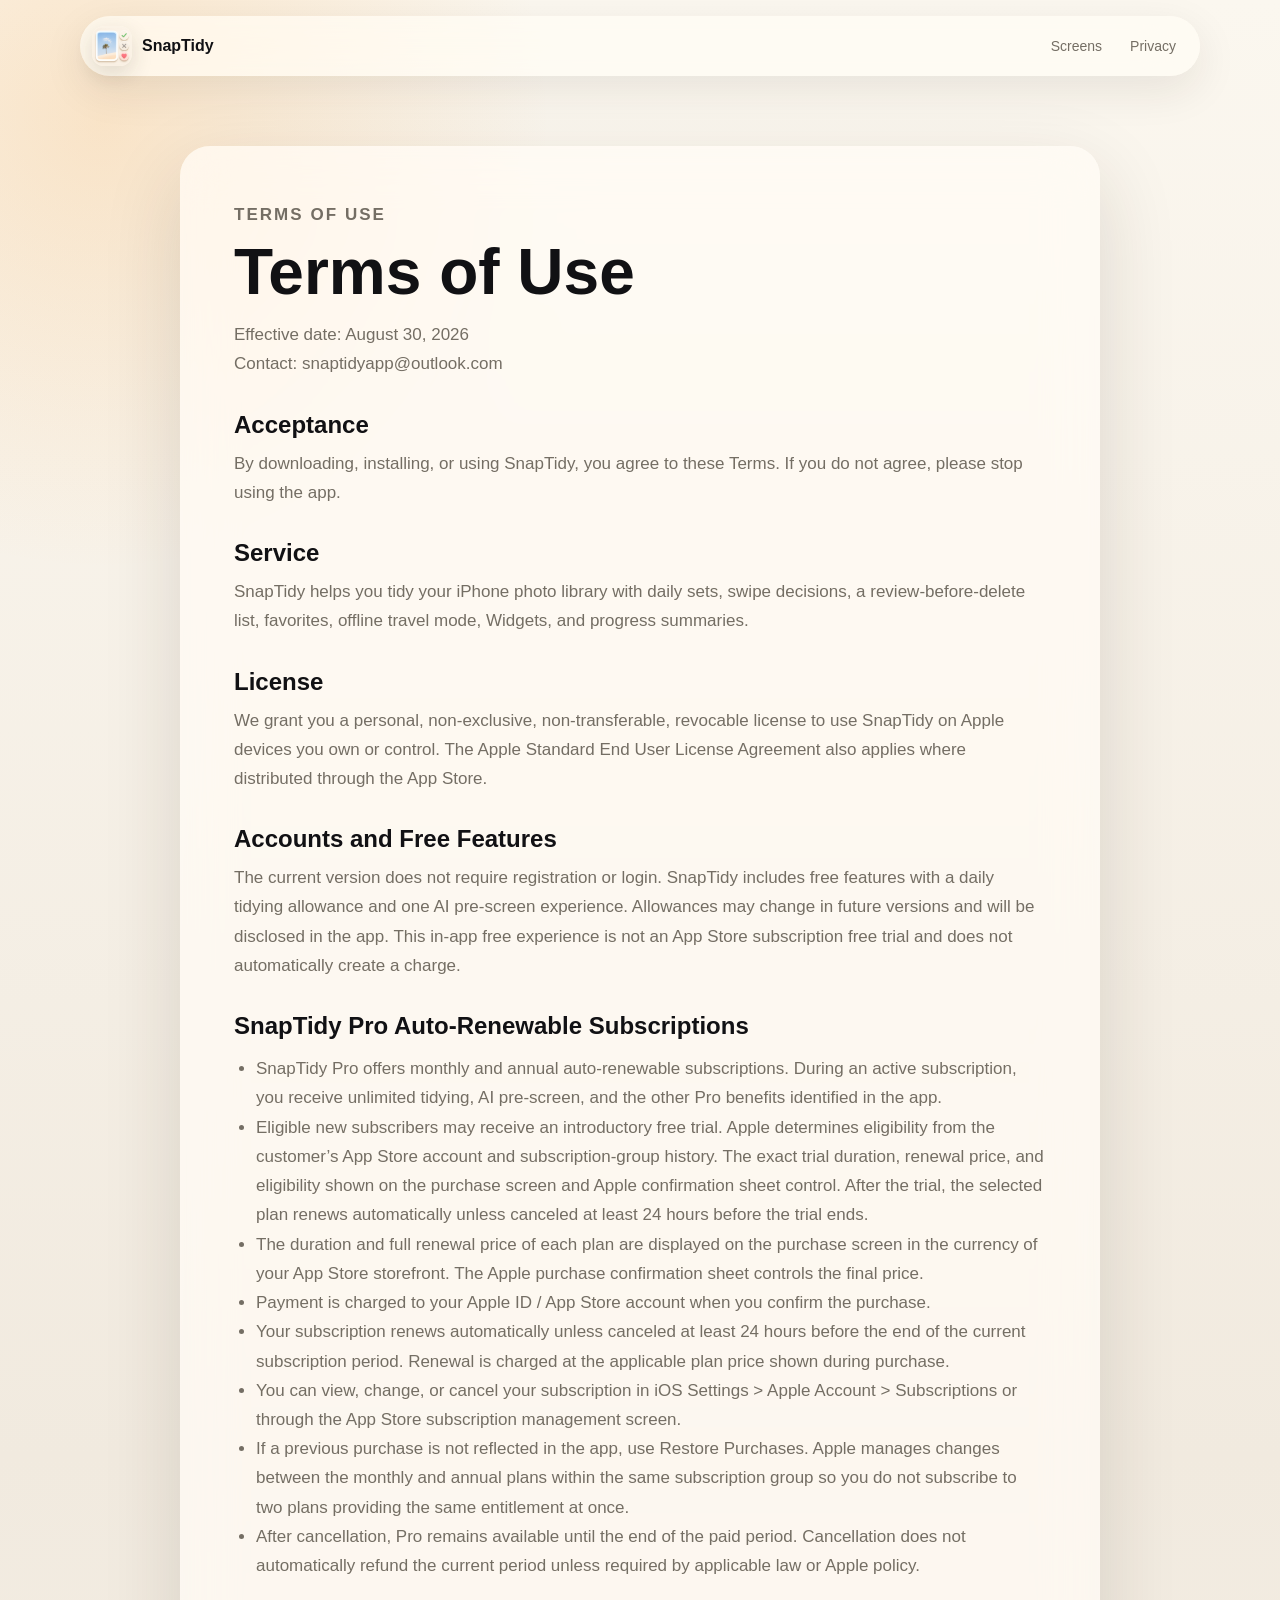
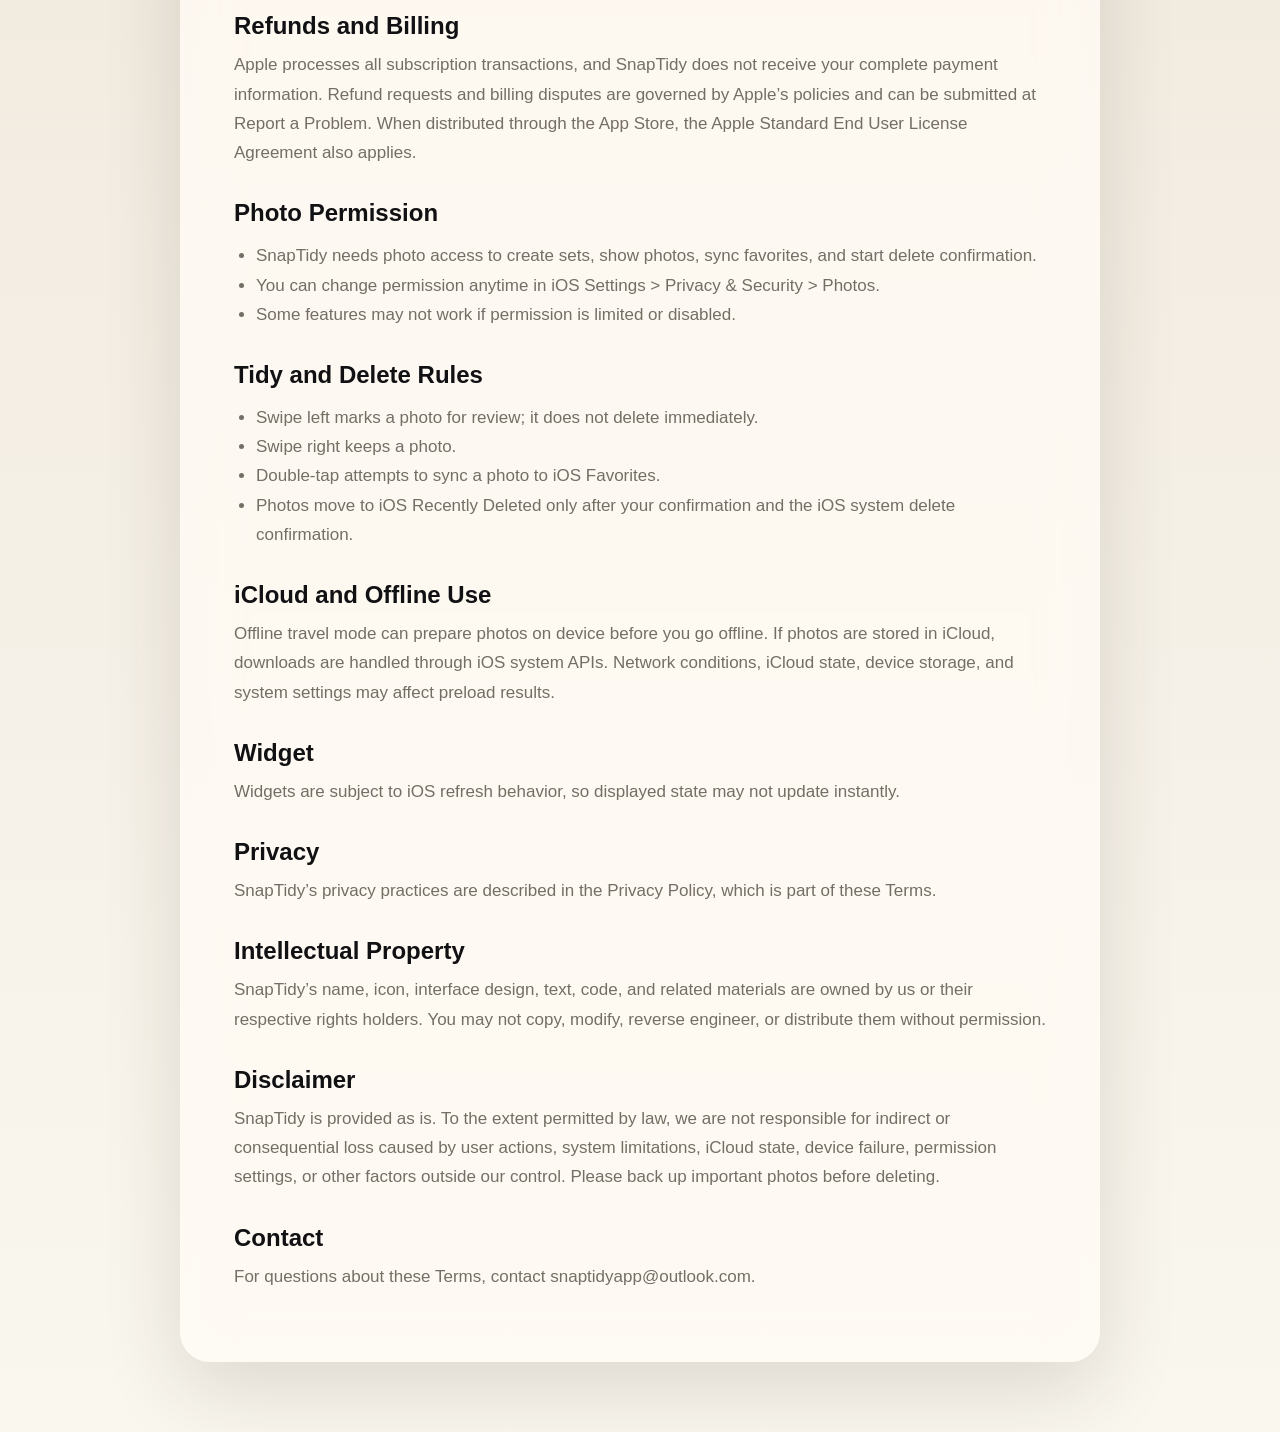
<file: terms-en.html>
<!doctype html>
<html lang="en">
  <head>
    <meta charset="utf-8" />
    <meta name="viewport" content="width=device-width, initial-scale=1" />
    <title>Terms of Use - SnapTidy</title>
    <link rel="icon" type="image/png" href="./app-icon-light.png" />
    <link rel="apple-touch-icon" href="./app-icon-light.png" />
    <link rel="stylesheet" href="./styles.css" />
  </head>
  <body>
    <header class="site-header">
      <a class="brand" href="./index.html">
        <img class="brand-mark" src="./app-icon-light.png" alt="" />
        <span>SnapTidy</span>
      </a>
      <nav class="nav-links" aria-label="Main navigation">
        <a href="./index.html#screens">Screens</a>
        <a href="./privacy-en.html">Privacy</a>
      </nav>
    </header>

    <main class="legal-page">
      <article class="legal-card">
        <p class="eyebrow">Terms of Use</p>
        <h1>Terms of Use</h1>
        <p class="legal-meta">Effective date: August 30, 2026<br />Contact: snaptidyapp@outlook.com</p>

        <h2>Acceptance</h2>
        <p>By downloading, installing, or using SnapTidy, you agree to these Terms. If you do not agree, please stop using the app.</p>

        <h2>Service</h2>
        <p>SnapTidy helps you tidy your iPhone photo library with daily sets, swipe decisions, a review-before-delete list, favorites, offline travel mode, Widgets, and progress summaries.</p>

        <h2>License</h2>
        <p>We grant you a personal, non-exclusive, non-transferable, revocable license to use SnapTidy on Apple devices you own or control. The Apple Standard End User License Agreement also applies where distributed through the App Store.</p>

        <h2>Accounts and Free Features</h2>
        <p>The current version does not require registration or login. SnapTidy includes free features with a daily tidying allowance and one AI pre-screen experience. Allowances may change in future versions and will be disclosed in the app. This in-app free experience is not an App Store subscription free trial and does not automatically create a charge.</p>

        <h2>SnapTidy Pro Auto-Renewable Subscriptions</h2>
        <ul>
          <li>SnapTidy Pro offers monthly and annual auto-renewable subscriptions. During an active subscription, you receive unlimited tidying, AI pre-screen, and the other Pro benefits identified in the app.</li>
          <li>Eligible new subscribers may receive an introductory free trial. Apple determines eligibility from the customer’s App Store account and subscription-group history. The exact trial duration, renewal price, and eligibility shown on the purchase screen and Apple confirmation sheet control. After the trial, the selected plan renews automatically unless canceled at least 24 hours before the trial ends.</li>
          <li>The duration and full renewal price of each plan are displayed on the purchase screen in the currency of your App Store storefront. The Apple purchase confirmation sheet controls the final price.</li>
          <li>Payment is charged to your Apple ID / App Store account when you confirm the purchase.</li>
          <li>Your subscription renews automatically unless canceled at least 24 hours before the end of the current subscription period. Renewal is charged at the applicable plan price shown during purchase.</li>
          <li>You can view, change, or cancel your subscription in iOS Settings &gt; Apple Account &gt; Subscriptions or through the App Store subscription management screen.</li>
          <li>If a previous purchase is not reflected in the app, use Restore Purchases. Apple manages changes between the monthly and annual plans within the same subscription group so you do not subscribe to two plans providing the same entitlement at once.</li>
          <li>After cancellation, Pro remains available until the end of the paid period. Cancellation does not automatically refund the current period unless required by applicable law or Apple policy.</li>
        </ul>

        <h2>Refunds and Billing</h2>
        <p>Apple processes all subscription transactions, and SnapTidy does not receive your complete payment information. Refund requests and billing disputes are governed by Apple’s policies and can be submitted at <a href="https://reportaproblem.apple.com/">Report a Problem</a>. When distributed through the App Store, the <a href="https://www.apple.com/legal/internet-services/itunes/dev/stdeula/">Apple Standard End User License Agreement</a> also applies.</p>

        <h2>Photo Permission</h2>
        <ul>
          <li>SnapTidy needs photo access to create sets, show photos, sync favorites, and start delete confirmation.</li>
          <li>You can change permission anytime in iOS Settings &gt; Privacy &amp; Security &gt; Photos.</li>
          <li>Some features may not work if permission is limited or disabled.</li>
        </ul>

        <h2>Tidy and Delete Rules</h2>
        <ul>
          <li>Swipe left marks a photo for review; it does not delete immediately.</li>
          <li>Swipe right keeps a photo.</li>
          <li>Double-tap attempts to sync a photo to iOS Favorites.</li>
          <li>Photos move to iOS Recently Deleted only after your confirmation and the iOS system delete confirmation.</li>
        </ul>

        <h2>iCloud and Offline Use</h2>
        <p>Offline travel mode can prepare photos on device before you go offline. If photos are stored in iCloud, downloads are handled through iOS system APIs. Network conditions, iCloud state, device storage, and system settings may affect preload results.</p>

        <h2>Widget</h2>
        <p>Widgets are subject to iOS refresh behavior, so displayed state may not update instantly.</p>

        <h2>Privacy</h2>
        <p>SnapTidy’s privacy practices are described in the <a href="./privacy-en.html">Privacy Policy</a>, which is part of these Terms.</p>

        <h2>Intellectual Property</h2>
        <p>SnapTidy’s name, icon, interface design, text, code, and related materials are owned by us or their respective rights holders. You may not copy, modify, reverse engineer, or distribute them without permission.</p>

        <h2>Disclaimer</h2>
        <p>SnapTidy is provided as is. To the extent permitted by law, we are not responsible for indirect or consequential loss caused by user actions, system limitations, iCloud state, device failure, permission settings, or other factors outside our control. Please back up important photos before deleting.</p>

        <h2>Contact</h2>
        <p>For questions about these Terms, contact snaptidyapp@outlook.com.</p>
      </article>
    </main>
  </body>
</html>
</file>
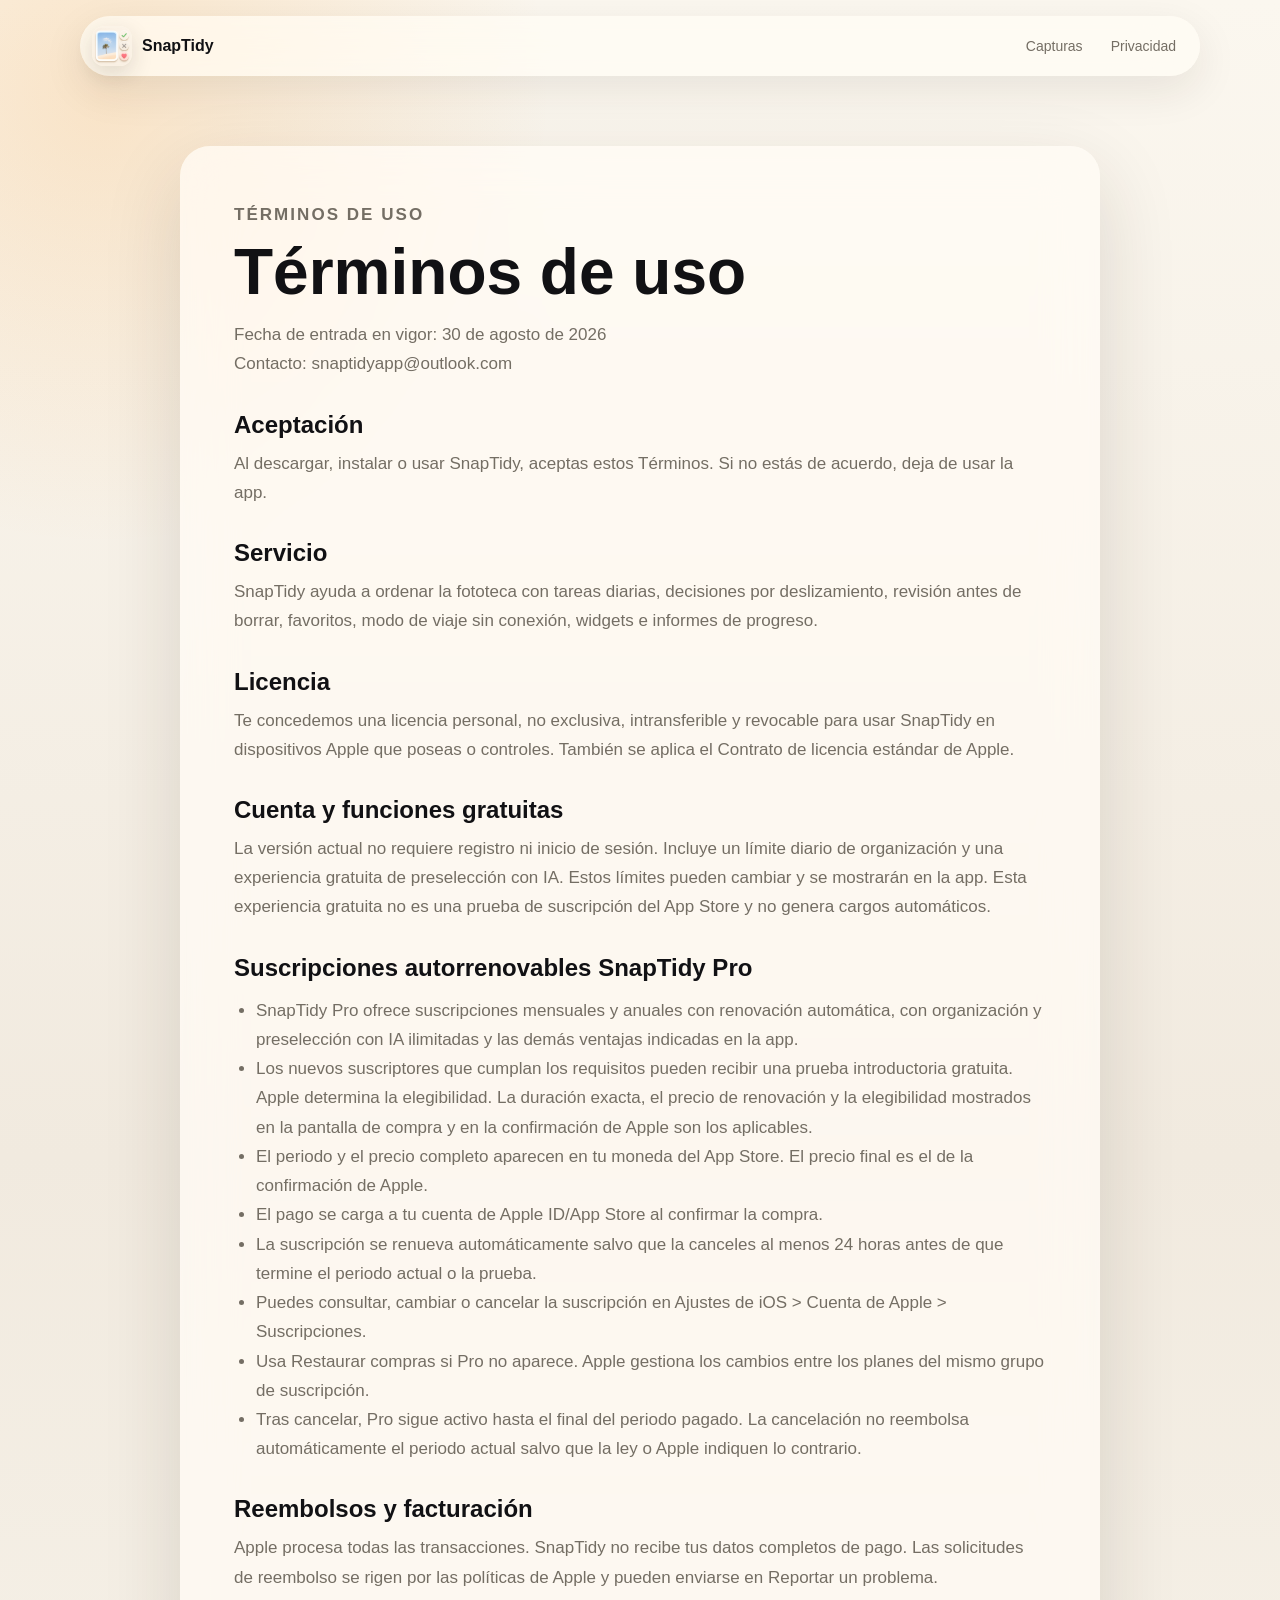
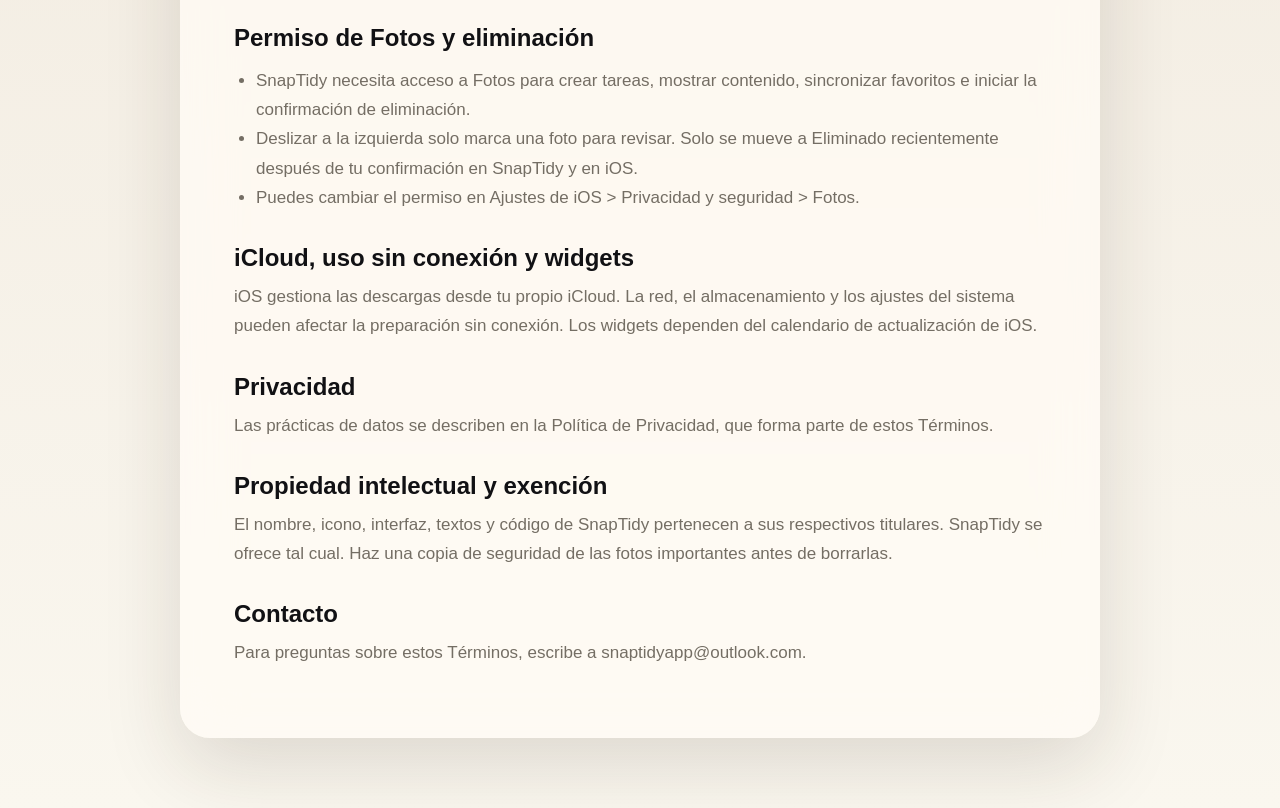
<file: terms-es.html>
<!doctype html>
<html lang="es">
  <head>
    <meta charset="utf-8" />
    <meta name="viewport" content="width=device-width, initial-scale=1" />
    <title>Términos de uso - SnapTidy</title>
    <link rel="icon" type="image/png" href="./app-icon-light.png" />
    <link rel="apple-touch-icon" href="./app-icon-light.png" />
    <link rel="stylesheet" href="./styles.css" />
  </head>
  <body>
    <header class="site-header">
      <a class="brand" href="./index.html"><img class="brand-mark" src="./app-icon-light.png" alt="" /><span>SnapTidy</span></a>
      <nav class="nav-links" aria-label="Navegación principal"><a href="./index.html#screens">Capturas</a><a href="./privacy-es.html">Privacidad</a></nav>
    </header>
    <main class="legal-page">
      <article class="legal-card">
        <p class="eyebrow">Términos de uso</p>
        <h1>Términos de uso</h1>
        <p class="legal-meta">Fecha de entrada en vigor: 30 de agosto de 2026<br />Contacto: snaptidyapp@outlook.com</p>

        <h2>Aceptación</h2>
        <p>Al descargar, instalar o usar SnapTidy, aceptas estos Términos. Si no estás de acuerdo, deja de usar la app.</p>

        <h2>Servicio</h2>
        <p>SnapTidy ayuda a ordenar la fototeca con tareas diarias, decisiones por deslizamiento, revisión antes de borrar, favoritos, modo de viaje sin conexión, widgets e informes de progreso.</p>

        <h2>Licencia</h2>
        <p>Te concedemos una licencia personal, no exclusiva, intransferible y revocable para usar SnapTidy en dispositivos Apple que poseas o controles. También se aplica el <a href="https://www.apple.com/legal/internet-services/itunes/dev/stdeula/">Contrato de licencia estándar de Apple</a>.</p>

        <h2>Cuenta y funciones gratuitas</h2>
        <p>La versión actual no requiere registro ni inicio de sesión. Incluye un límite diario de organización y una experiencia gratuita de preselección con IA. Estos límites pueden cambiar y se mostrarán en la app. Esta experiencia gratuita no es una prueba de suscripción del App Store y no genera cargos automáticos.</p>

        <h2>Suscripciones autorrenovables SnapTidy Pro</h2>
        <ul>
          <li>SnapTidy Pro ofrece suscripciones mensuales y anuales con renovación automática, con organización y preselección con IA ilimitadas y las demás ventajas indicadas en la app.</li>
          <li>Los nuevos suscriptores que cumplan los requisitos pueden recibir una prueba introductoria gratuita. Apple determina la elegibilidad. La duración exacta, el precio de renovación y la elegibilidad mostrados en la pantalla de compra y en la confirmación de Apple son los aplicables.</li>
          <li>El periodo y el precio completo aparecen en tu moneda del App Store. El precio final es el de la confirmación de Apple.</li>
          <li>El pago se carga a tu cuenta de Apple ID/App Store al confirmar la compra.</li>
          <li>La suscripción se renueva automáticamente salvo que la canceles al menos 24 horas antes de que termine el periodo actual o la prueba.</li>
          <li>Puedes consultar, cambiar o cancelar la suscripción en Ajustes de iOS &gt; Cuenta de Apple &gt; Suscripciones.</li>
          <li>Usa Restaurar compras si Pro no aparece. Apple gestiona los cambios entre los planes del mismo grupo de suscripción.</li>
          <li>Tras cancelar, Pro sigue activo hasta el final del periodo pagado. La cancelación no reembolsa automáticamente el periodo actual salvo que la ley o Apple indiquen lo contrario.</li>
        </ul>

        <h2>Reembolsos y facturación</h2>
        <p>Apple procesa todas las transacciones. SnapTidy no recibe tus datos completos de pago. Las solicitudes de reembolso se rigen por las políticas de Apple y pueden enviarse en <a href="https://reportaproblem.apple.com/">Reportar un problema</a>.</p>

        <h2>Permiso de Fotos y eliminación</h2>
        <ul>
          <li>SnapTidy necesita acceso a Fotos para crear tareas, mostrar contenido, sincronizar favoritos e iniciar la confirmación de eliminación.</li>
          <li>Deslizar a la izquierda solo marca una foto para revisar. Solo se mueve a Eliminado recientemente después de tu confirmación en SnapTidy y en iOS.</li>
          <li>Puedes cambiar el permiso en Ajustes de iOS &gt; Privacidad y seguridad &gt; Fotos.</li>
        </ul>

        <h2>iCloud, uso sin conexión y widgets</h2>
        <p>iOS gestiona las descargas desde tu propio iCloud. La red, el almacenamiento y los ajustes del sistema pueden afectar la preparación sin conexión. Los widgets dependen del calendario de actualización de iOS.</p>

        <h2>Privacidad</h2>
        <p>Las prácticas de datos se describen en la <a href="./privacy-es.html">Política de Privacidad</a>, que forma parte de estos Términos.</p>

        <h2>Propiedad intelectual y exención</h2>
        <p>El nombre, icono, interfaz, textos y código de SnapTidy pertenecen a sus respectivos titulares. SnapTidy se ofrece tal cual. Haz una copia de seguridad de las fotos importantes antes de borrarlas.</p>

        <h2>Contacto</h2>
        <p>Para preguntas sobre estos Términos, escribe a snaptidyapp@outlook.com.</p>
      </article>
    </main>
  </body>
</html>
</file>
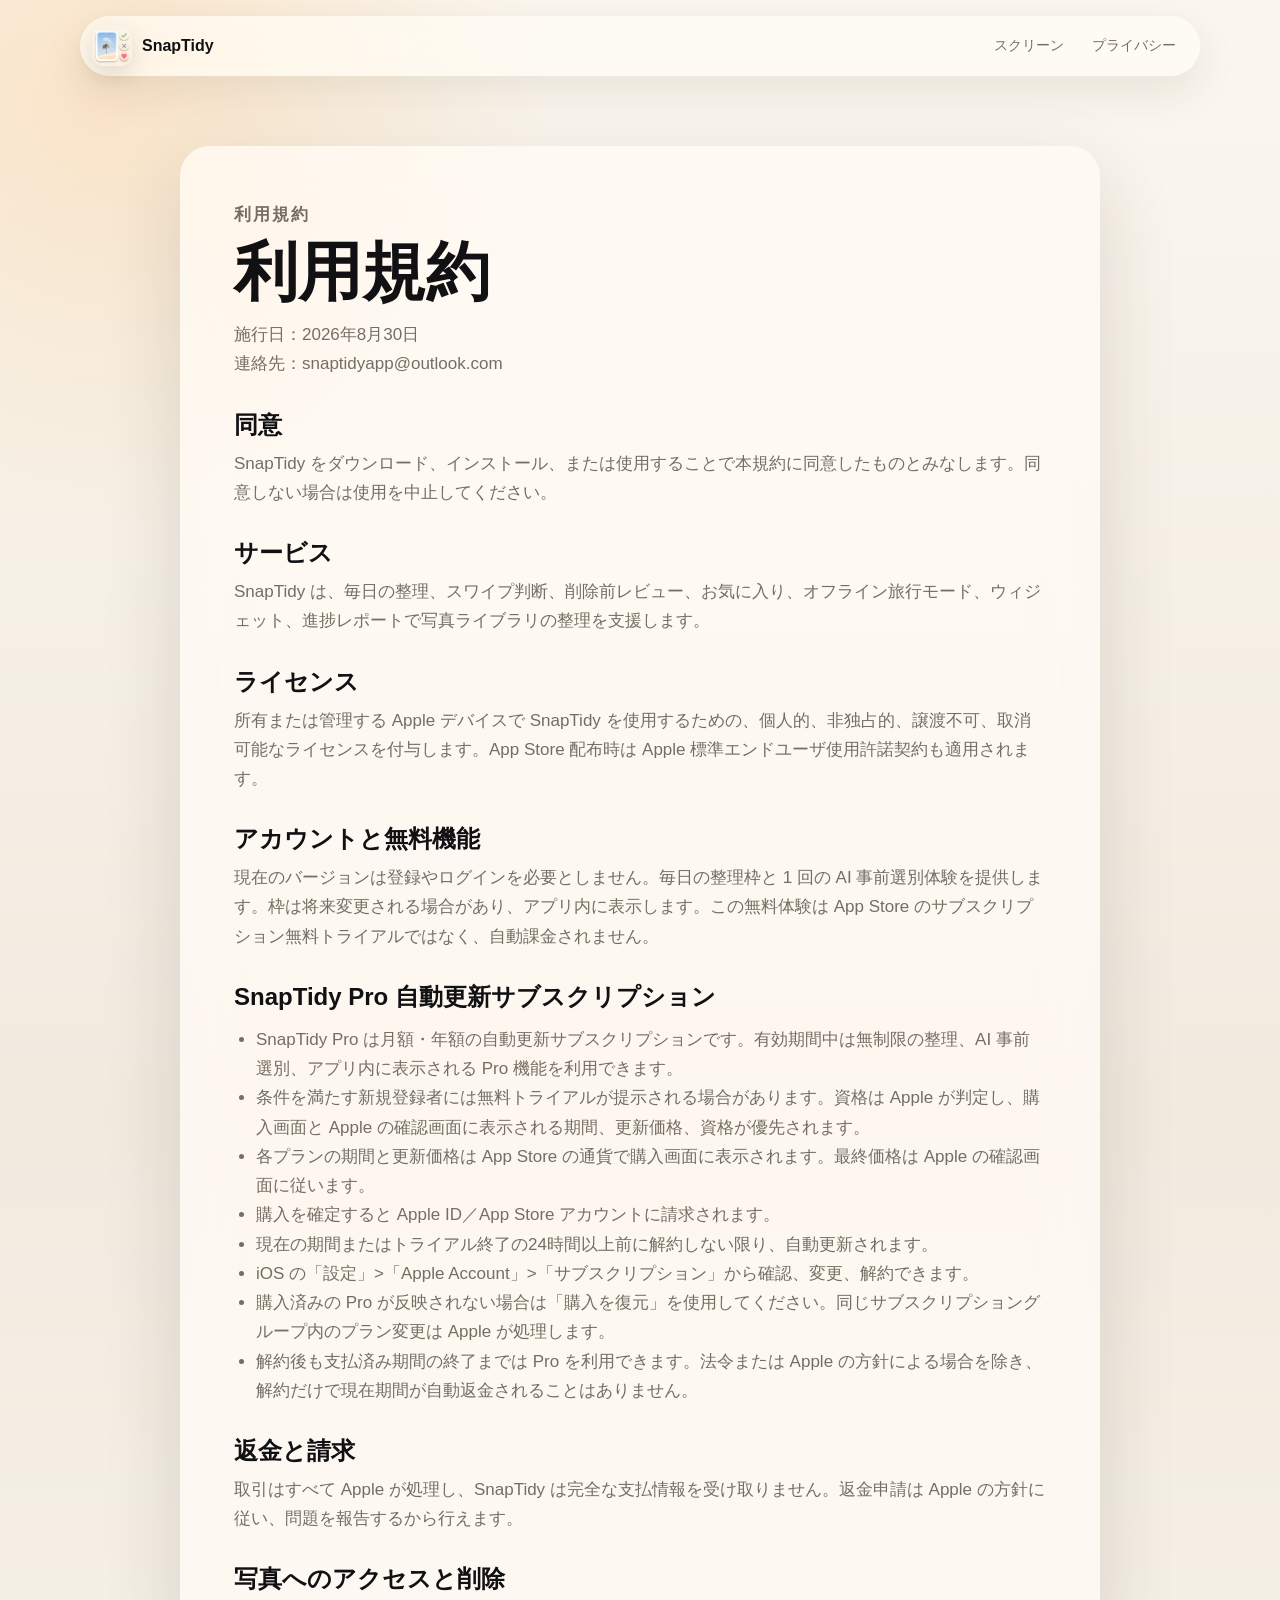
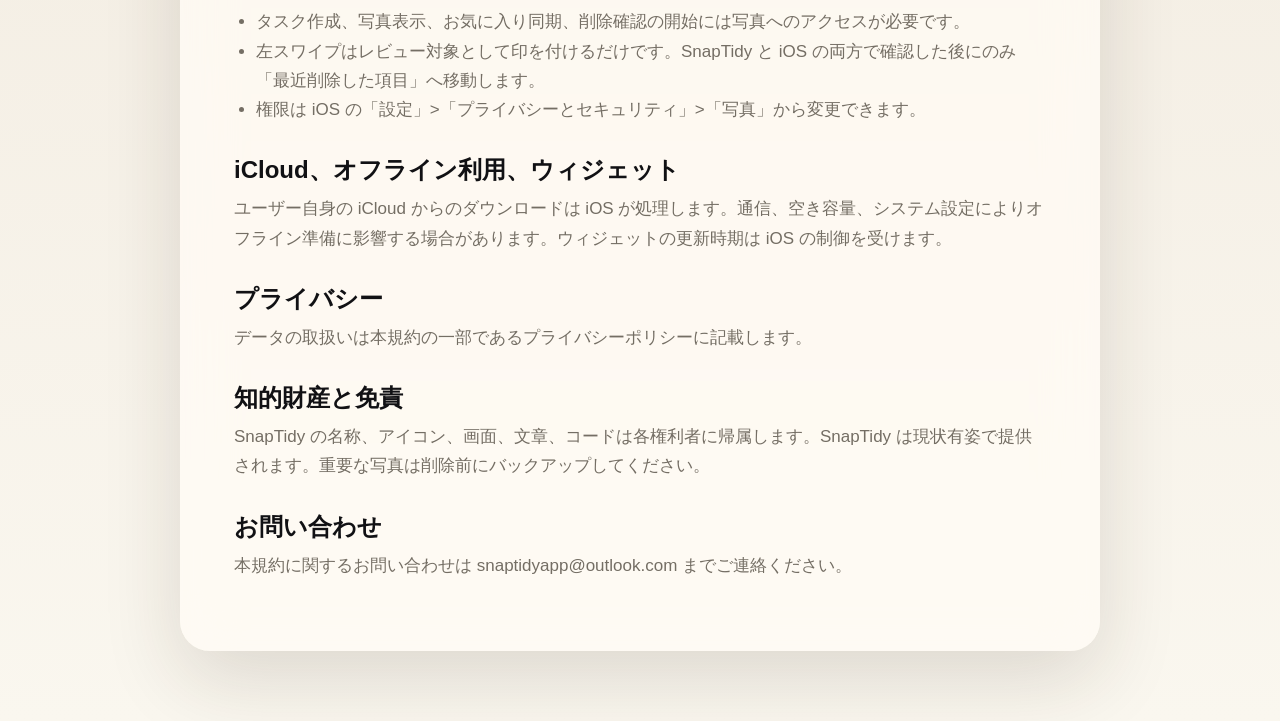
<file: terms-ja.html>
<!doctype html>
<html lang="ja">
  <head>
    <meta charset="utf-8" />
    <meta name="viewport" content="width=device-width, initial-scale=1" />
    <title>利用規約 - SnapTidy</title>
    <link rel="icon" type="image/png" href="./app-icon-light.png" />
    <link rel="apple-touch-icon" href="./app-icon-light.png" />
    <link rel="stylesheet" href="./styles.css" />
  </head>
  <body>
    <header class="site-header">
      <a class="brand" href="./index.html"><img class="brand-mark" src="./app-icon-light.png" alt="" /><span>SnapTidy</span></a>
      <nav class="nav-links" aria-label="メインナビゲーション"><a href="./index.html#screens">スクリーン</a><a href="./privacy-ja.html">プライバシー</a></nav>
    </header>
    <main class="legal-page">
      <article class="legal-card">
        <p class="eyebrow">利用規約</p>
        <h1>利用規約</h1>
        <p class="legal-meta">施行日：2026年8月30日<br />連絡先：snaptidyapp@outlook.com</p>

        <h2>同意</h2>
        <p>SnapTidy をダウンロード、インストール、または使用することで本規約に同意したものとみなします。同意しない場合は使用を中止してください。</p>

        <h2>サービス</h2>
        <p>SnapTidy は、毎日の整理、スワイプ判断、削除前レビュー、お気に入り、オフライン旅行モード、ウィジェット、進捗レポートで写真ライブラリの整理を支援します。</p>

        <h2>ライセンス</h2>
        <p>所有または管理する Apple デバイスで SnapTidy を使用するための、個人的、非独占的、譲渡不可、取消可能なライセンスを付与します。App Store 配布時は <a href="https://www.apple.com/legal/internet-services/itunes/dev/stdeula/">Apple 標準エンドユーザ使用許諾契約</a>も適用されます。</p>

        <h2>アカウントと無料機能</h2>
        <p>現在のバージョンは登録やログインを必要としません。毎日の整理枠と 1 回の AI 事前選別体験を提供します。枠は将来変更される場合があり、アプリ内に表示します。この無料体験は App Store のサブスクリプション無料トライアルではなく、自動課金されません。</p>

        <h2>SnapTidy Pro 自動更新サブスクリプション</h2>
        <ul>
          <li>SnapTidy Pro は月額・年額の自動更新サブスクリプションです。有効期間中は無制限の整理、AI 事前選別、アプリ内に表示される Pro 機能を利用できます。</li>
          <li>条件を満たす新規登録者には無料トライアルが提示される場合があります。資格は Apple が判定し、購入画面と Apple の確認画面に表示される期間、更新価格、資格が優先されます。</li>
          <li>各プランの期間と更新価格は App Store の通貨で購入画面に表示されます。最終価格は Apple の確認画面に従います。</li>
          <li>購入を確定すると Apple ID／App Store アカウントに請求されます。</li>
          <li>現在の期間またはトライアル終了の24時間以上前に解約しない限り、自動更新されます。</li>
          <li>iOS の「設定」&gt;「Apple Account」&gt;「サブスクリプション」から確認、変更、解約できます。</li>
          <li>購入済みの Pro が反映されない場合は「購入を復元」を使用してください。同じサブスクリプショングループ内のプラン変更は Apple が処理します。</li>
          <li>解約後も支払済み期間の終了までは Pro を利用できます。法令または Apple の方針による場合を除き、解約だけで現在期間が自動返金されることはありません。</li>
        </ul>

        <h2>返金と請求</h2>
        <p>取引はすべて Apple が処理し、SnapTidy は完全な支払情報を受け取りません。返金申請は Apple の方針に従い、<a href="https://reportaproblem.apple.com/">問題を報告する</a>から行えます。</p>

        <h2>写真へのアクセスと削除</h2>
        <ul>
          <li>タスク作成、写真表示、お気に入り同期、削除確認の開始には写真へのアクセスが必要です。</li>
          <li>左スワイプはレビュー対象として印を付けるだけです。SnapTidy と iOS の両方で確認した後にのみ「最近削除した項目」へ移動します。</li>
          <li>権限は iOS の「設定」&gt;「プライバシーとセキュリティ」&gt;「写真」から変更できます。</li>
        </ul>

        <h2>iCloud、オフライン利用、ウィジェット</h2>
        <p>ユーザー自身の iCloud からのダウンロードは iOS が処理します。通信、空き容量、システム設定によりオフライン準備に影響する場合があります。ウィジェットの更新時期は iOS の制御を受けます。</p>

        <h2>プライバシー</h2>
        <p>データの取扱いは本規約の一部である<a href="./privacy-ja.html">プライバシーポリシー</a>に記載します。</p>

        <h2>知的財産と免責</h2>
        <p>SnapTidy の名称、アイコン、画面、文章、コードは各権利者に帰属します。SnapTidy は現状有姿で提供されます。重要な写真は削除前にバックアップしてください。</p>

        <h2>お問い合わせ</h2>
        <p>本規約に関するお問い合わせは snaptidyapp@outlook.com までご連絡ください。</p>
      </article>
    </main>
  </body>
</html>
</file>
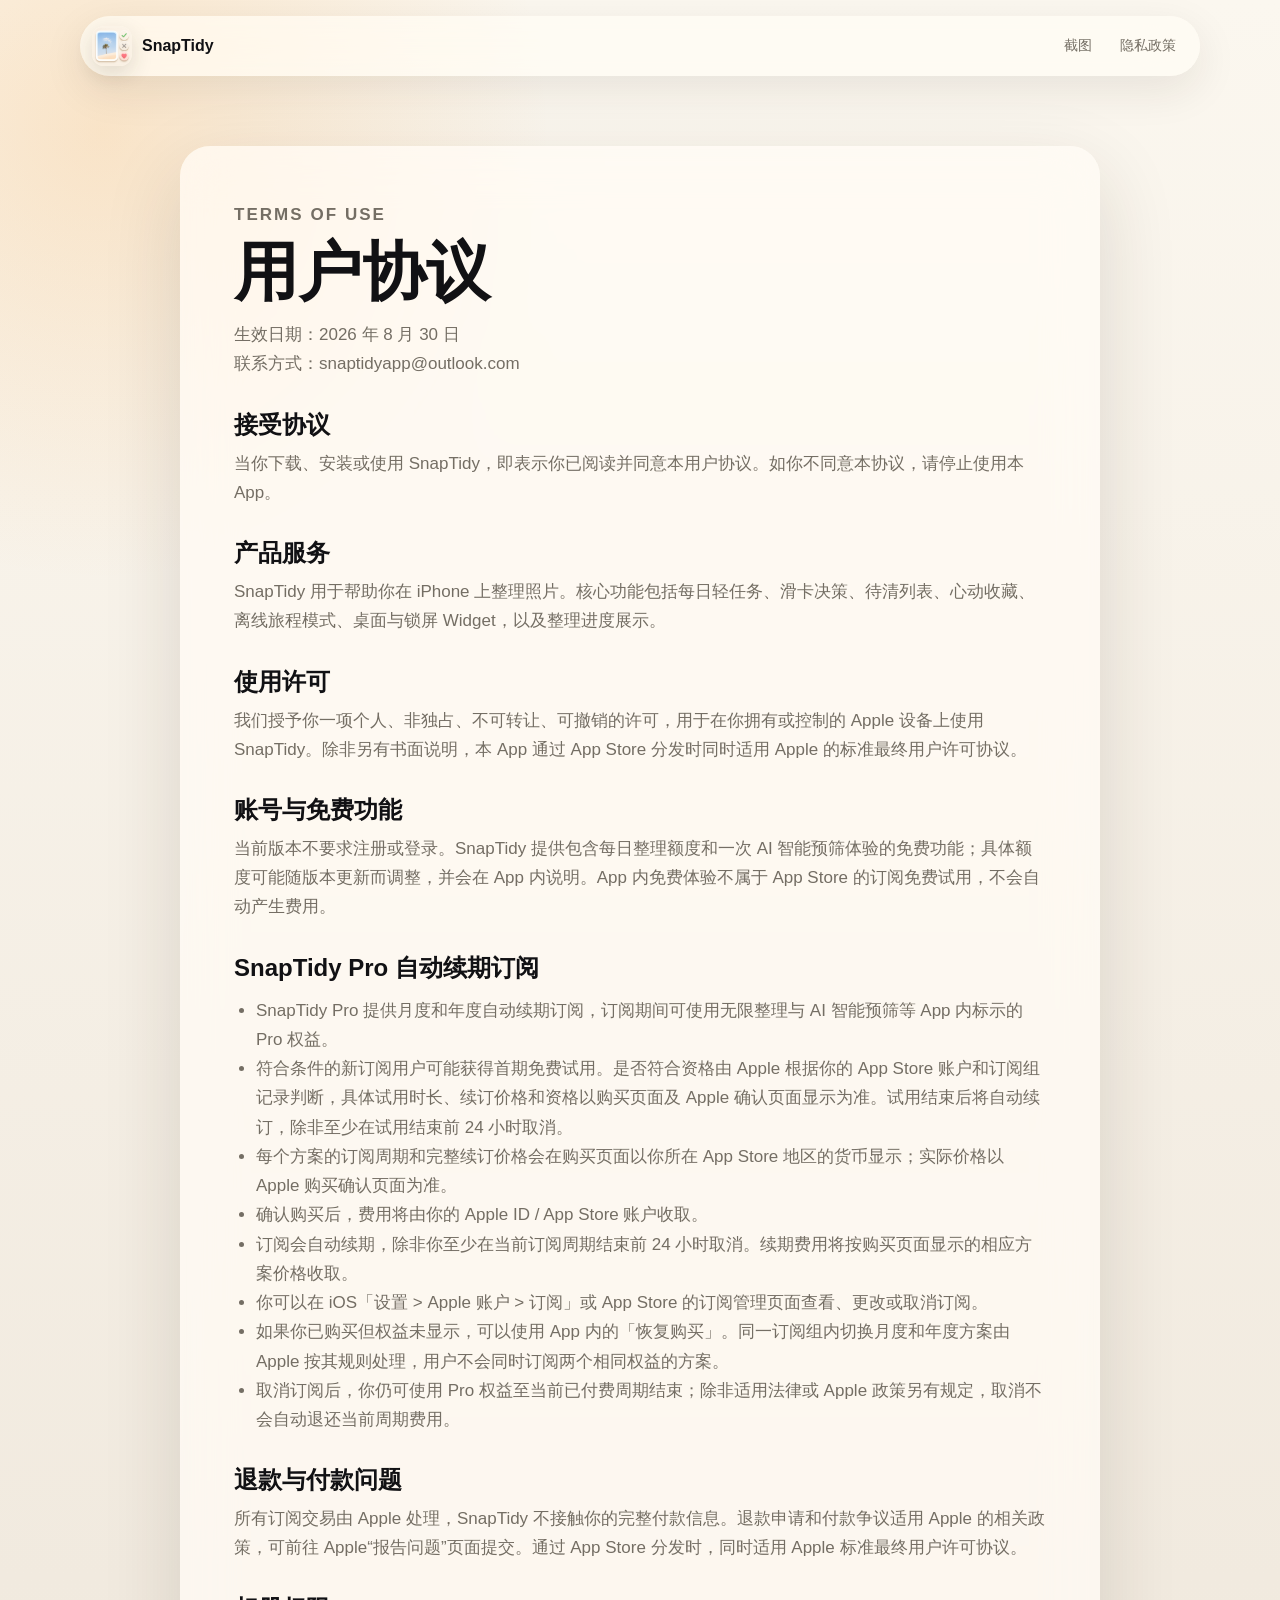
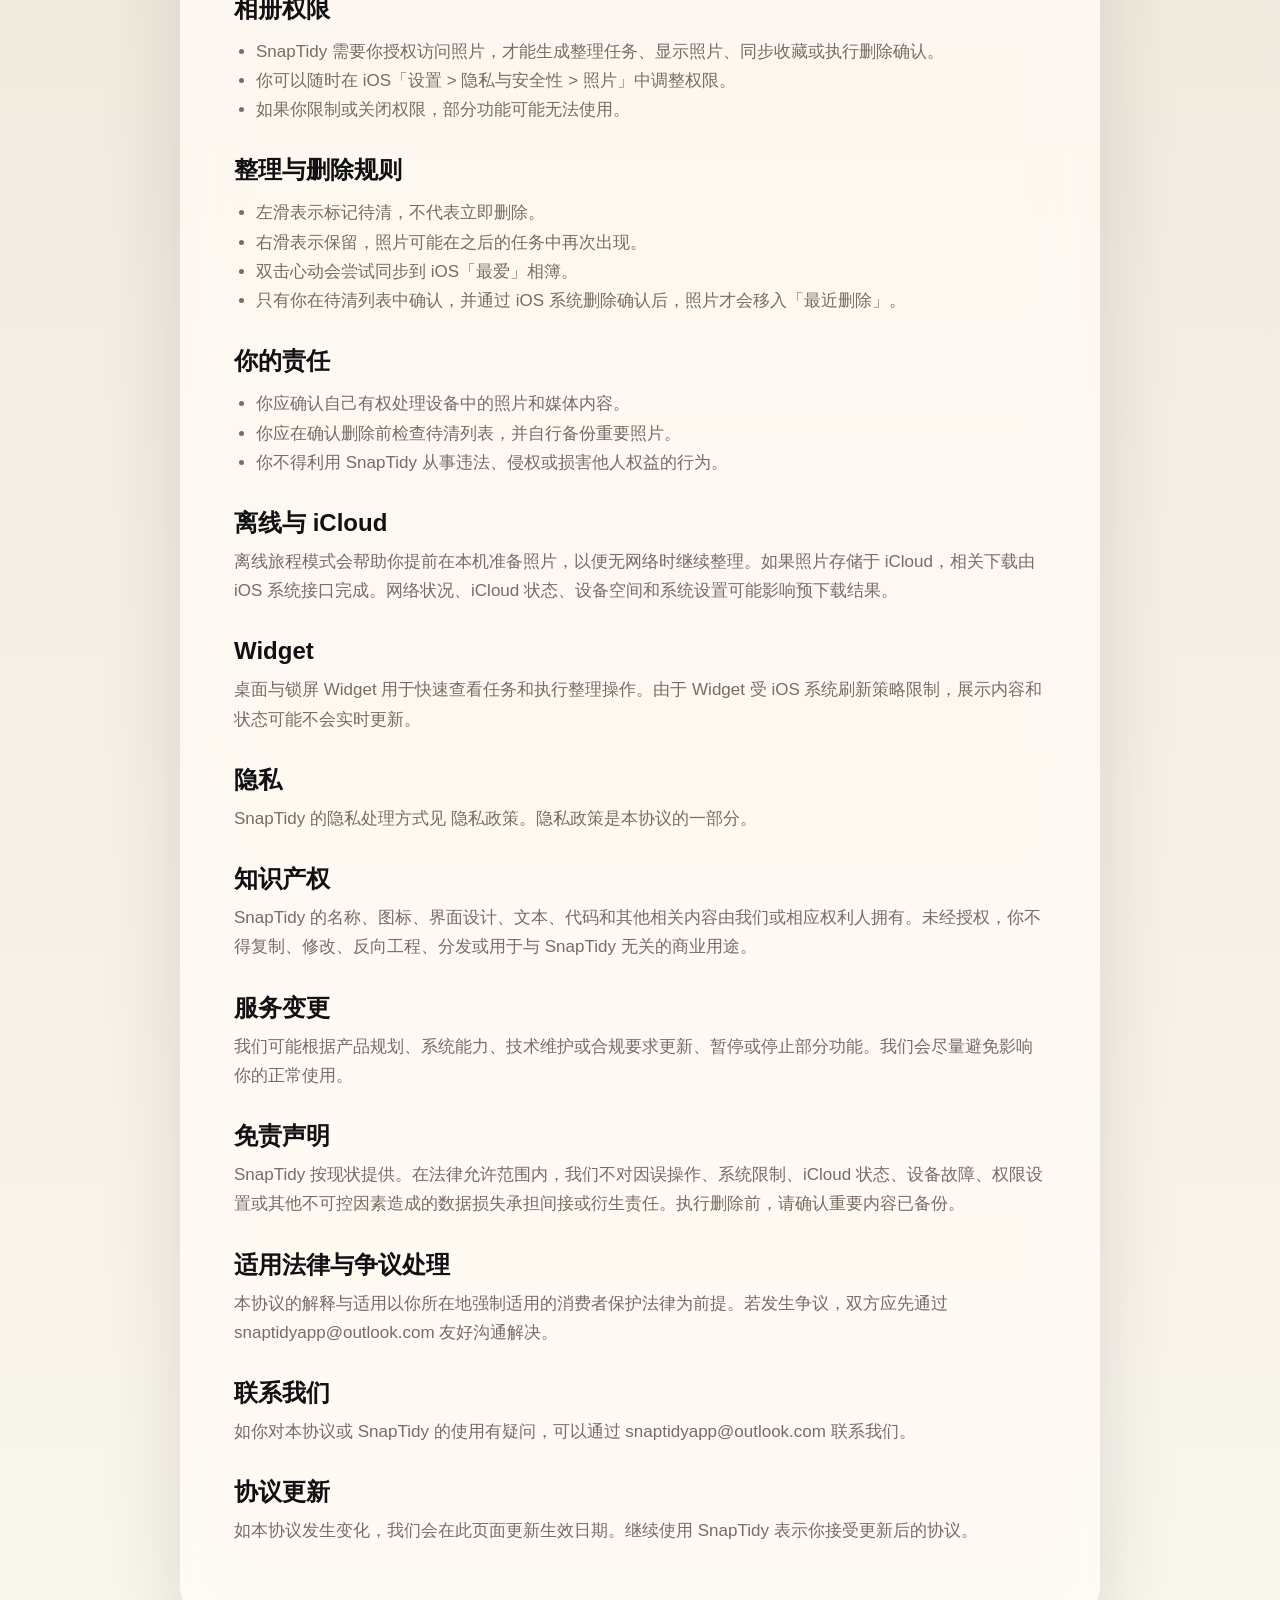
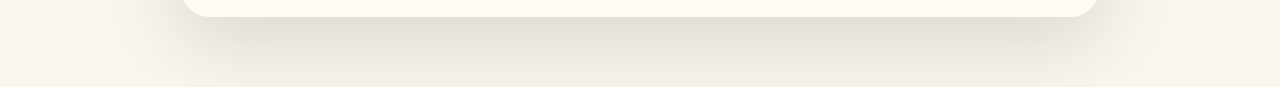
<file: terms.html>
<!doctype html>
<html lang="zh-Hans">
  <head>
    <meta charset="utf-8" />
    <meta name="viewport" content="width=device-width, initial-scale=1" />
    <title>用户协议 - SnapTidy</title>
    <link rel="icon" type="image/png" href="./app-icon-light.png" />
    <link rel="apple-touch-icon" href="./app-icon-light.png" />
    <link rel="stylesheet" href="./styles.css" />
  </head>
  <body>
    <header class="site-header">
      <a class="brand" href="./index.html">
        <img class="brand-mark" src="./app-icon-light.png" alt="" />
        <span>SnapTidy</span>
      </a>
      <nav class="nav-links" aria-label="Main navigation">
        <a href="./index.html#preview">截图</a>
        <a href="./privacy.html">隐私政策</a>
      </nav>
    </header>

    <main class="legal-page">
      <article class="legal-card">
        <p class="eyebrow">Terms of Use</p>
        <h1>用户协议</h1>
        <p class="legal-meta">生效日期：2026 年 8 月 30 日<br />联系方式：snaptidyapp@outlook.com</p>

        <h2>接受协议</h2>
        <p>
          当你下载、安装或使用 SnapTidy，即表示你已阅读并同意本用户协议。如你不同意本协议，请停止使用本 App。
        </p>

        <h2>产品服务</h2>
        <p>
          SnapTidy 用于帮助你在 iPhone 上整理照片。核心功能包括每日轻任务、滑卡决策、待清列表、心动收藏、离线旅程模式、桌面与锁屏 Widget，以及整理进度展示。
        </p>

        <h2>使用许可</h2>
        <p>
          我们授予你一项个人、非独占、不可转让、可撤销的许可，用于在你拥有或控制的 Apple 设备上使用 SnapTidy。除非另有书面说明，本 App 通过 App Store 分发时同时适用 Apple 的标准最终用户许可协议。
        </p>

        <h2>账号与免费功能</h2>
        <p>
          当前版本不要求注册或登录。SnapTidy 提供包含每日整理额度和一次 AI 智能预筛体验的免费功能；具体额度可能随版本更新而调整，并会在 App 内说明。App 内免费体验不属于 App Store 的订阅免费试用，不会自动产生费用。
        </p>

        <h2>SnapTidy Pro 自动续期订阅</h2>
        <ul>
          <li>SnapTidy Pro 提供月度和年度自动续期订阅，订阅期间可使用无限整理与 AI 智能预筛等 App 内标示的 Pro 权益。</li>
          <li>符合条件的新订阅用户可能获得首期免费试用。是否符合资格由 Apple 根据你的 App Store 账户和订阅组记录判断，具体试用时长、续订价格和资格以购买页面及 Apple 确认页面显示为准。试用结束后将自动续订，除非至少在试用结束前 24 小时取消。</li>
          <li>每个方案的订阅周期和完整续订价格会在购买页面以你所在 App Store 地区的货币显示；实际价格以 Apple 购买确认页面为准。</li>
          <li>确认购买后，费用将由你的 Apple ID / App Store 账户收取。</li>
          <li>订阅会自动续期，除非你至少在当前订阅周期结束前 24 小时取消。续期费用将按购买页面显示的相应方案价格收取。</li>
          <li>你可以在 iOS「设置 > Apple 账户 > 订阅」或 App Store 的订阅管理页面查看、更改或取消订阅。</li>
          <li>如果你已购买但权益未显示，可以使用 App 内的「恢复购买」。同一订阅组内切换月度和年度方案由 Apple 按其规则处理，用户不会同时订阅两个相同权益的方案。</li>
          <li>取消订阅后，你仍可使用 Pro 权益至当前已付费周期结束；除非适用法律或 Apple 政策另有规定，取消不会自动退还当前周期费用。</li>
        </ul>

        <h2>退款与付款问题</h2>
        <p>
          所有订阅交易由 Apple 处理，SnapTidy 不接触你的完整付款信息。退款申请和付款争议适用 Apple 的相关政策，可前往 <a href="https://reportaproblem.apple.com/">Apple“报告问题”页面</a>提交。通过 App Store 分发时，同时适用 <a href="https://www.apple.com/legal/internet-services/itunes/dev/stdeula/">Apple 标准最终用户许可协议</a>。
        </p>

        <h2>相册权限</h2>
        <ul>
          <li>SnapTidy 需要你授权访问照片，才能生成整理任务、显示照片、同步收藏或执行删除确认。</li>
          <li>你可以随时在 iOS「设置 > 隐私与安全性 > 照片」中调整权限。</li>
          <li>如果你限制或关闭权限，部分功能可能无法使用。</li>
        </ul>

        <h2>整理与删除规则</h2>
        <ul>
          <li>左滑表示标记待清，不代表立即删除。</li>
          <li>右滑表示保留，照片可能在之后的任务中再次出现。</li>
          <li>双击心动会尝试同步到 iOS「最爱」相簿。</li>
          <li>只有你在待清列表中确认，并通过 iOS 系统删除确认后，照片才会移入「最近删除」。</li>
        </ul>

        <h2>你的责任</h2>
        <ul>
          <li>你应确认自己有权处理设备中的照片和媒体内容。</li>
          <li>你应在确认删除前检查待清列表，并自行备份重要照片。</li>
          <li>你不得利用 SnapTidy 从事违法、侵权或损害他人权益的行为。</li>
        </ul>

        <h2>离线与 iCloud</h2>
        <p>
          离线旅程模式会帮助你提前在本机准备照片，以便无网络时继续整理。如果照片存储于 iCloud，相关下载由 iOS 系统接口完成。网络状况、iCloud 状态、设备空间和系统设置可能影响预下载结果。
        </p>

        <h2>Widget</h2>
        <p>
          桌面与锁屏 Widget 用于快速查看任务和执行整理操作。由于 Widget 受 iOS 系统刷新策略限制，展示内容和状态可能不会实时更新。
        </p>

        <h2>隐私</h2>
        <p>
          SnapTidy 的隐私处理方式见 <a href="./privacy.html">隐私政策</a>。隐私政策是本协议的一部分。
        </p>

        <h2>知识产权</h2>
        <p>
          SnapTidy 的名称、图标、界面设计、文本、代码和其他相关内容由我们或相应权利人拥有。未经授权，你不得复制、修改、反向工程、分发或用于与 SnapTidy 无关的商业用途。
        </p>

        <h2>服务变更</h2>
        <p>
          我们可能根据产品规划、系统能力、技术维护或合规要求更新、暂停或停止部分功能。我们会尽量避免影响你的正常使用。
        </p>

        <h2>免责声明</h2>
        <p>
          SnapTidy 按现状提供。在法律允许范围内，我们不对因误操作、系统限制、iCloud 状态、设备故障、权限设置或其他不可控因素造成的数据损失承担间接或衍生责任。执行删除前，请确认重要内容已备份。
        </p>

        <h2>适用法律与争议处理</h2>
        <p>
          本协议的解释与适用以你所在地强制适用的消费者保护法律为前提。若发生争议，双方应先通过 snaptidyapp@outlook.com 友好沟通解决。
        </p>

        <h2>联系我们</h2>
        <p>如你对本协议或 SnapTidy 的使用有疑问，可以通过 snaptidyapp@outlook.com 联系我们。</p>

        <h2>协议更新</h2>
        <p>
          如本协议发生变化，我们会在此页面更新生效日期。继续使用 SnapTidy 表示你接受更新后的协议。
        </p>
      </article>
    </main>
  </body>
</html>
</file>
<file: styles.css>
:root {
  color-scheme: light;
  --text: #111114;
  --muted: #746e64;
  --paper: #f8f4ec;
  --card: rgba(255, 252, 246, 0.76);
  --cream: #fffcf6;
  --ink: #18181c;
  --orange: #f49a2f;
  --blue: #8fb6ee;
  --pink: #f37aa3;
  --green: #55c975;
  --shadow: 0 28px 80px rgba(48, 35, 19, 0.14);
  font-family: -apple-system, BlinkMacSystemFont, "SF Pro Display", "PingFang SC", "Segoe UI", sans-serif;
}

* {
  box-sizing: border-box;
}

html {
  scroll-behavior: smooth;
}

body {
  margin: 0;
  overflow-x: hidden;
  color: var(--text);
  background:
    radial-gradient(circle at 8% 4%, rgba(244, 154, 47, 0.2), transparent 28rem),
    linear-gradient(180deg, #fbf7ef 0%, #f1eadf 48%, #faf7ef 100%);
}

a {
  color: inherit;
  text-decoration: none;
}

img {
  display: block;
  max-width: 100%;
}

.site-header {
  position: sticky;
  top: 16px;
  z-index: 20;
  width: min(1120px, calc(100% - 32px));
  margin: 16px auto 0;
  display: flex;
  align-items: center;
  justify-content: space-between;
  gap: 16px;
  padding: 10px 12px;
  border-radius: 30px;
  background: rgba(255, 252, 246, 0.72);
  backdrop-filter: blur(26px) saturate(140%);
  box-shadow: 0 14px 44px rgba(48, 35, 19, 0.09);
}

.brand,
.nav-links,
.site-footer nav,
.hero-actions {
  display: flex;
  align-items: center;
}

.brand {
  gap: 10px;
  font-weight: 820;
  letter-spacing: 0;
}

.brand-mark {
  width: 40px;
  height: 40px;
  border-radius: 12px;
  object-fit: cover;
  box-shadow: 0 8px 22px rgba(41, 32, 22, 0.14);
}

.nav-links,
.site-footer nav {
  gap: 4px;
  color: var(--muted);
  font-size: 14px;
}

.nav-links a,
.site-footer a,
.lang-toggle {
  padding: 10px 12px;
  border-radius: 999px;
}

.nav-links a:hover,
.site-footer a:hover,
.lang-toggle:hover {
  color: var(--ink);
  background: rgba(255, 255, 255, 0.68);
}

.lang-toggle {
  border: 0;
  color: var(--ink);
  background: rgba(255, 255, 255, 0.78);
  font: inherit;
  font-weight: 820;
  cursor: pointer;
}

.hero {
  width: min(1120px, calc(100% - 32px));
  min-height: calc(100vh - 92px);
  margin: 0 auto;
  display: grid;
  grid-template-columns: minmax(0, 0.85fr) minmax(320px, 0.8fr);
  align-items: center;
  gap: 64px;
  padding: 58px 0 46px;
}

.hero-icon {
  width: 84px;
  height: 84px;
  margin-bottom: 22px;
  border-radius: 24px;
  box-shadow: 0 18px 48px rgba(48, 35, 19, 0.18);
}

.eyebrow {
  margin: 0 0 14px;
  color: var(--orange);
  font-size: 12px;
  font-weight: 850;
  letter-spacing: 0.12em;
  text-transform: uppercase;
}

h1,
h2,
h3,
p {
  margin-top: 0;
}

h1 {
  margin-bottom: 18px;
  font-size: clamp(58px, 8vw, 108px);
  line-height: 0.92;
  letter-spacing: 0;
}

h1 span {
  display: block;
}

h2 {
  margin-bottom: 12px;
  font-size: clamp(34px, 5vw, 64px);
  line-height: 1;
  letter-spacing: 0;
}

h3 {
  margin-bottom: 10px;
  font-size: 28px;
  line-height: 1.08;
}

.hero-line,
.section-title p,
.story-card p,
.icloud-copy p,
.legal-card p,
.legal-card li {
  color: var(--muted);
  line-height: 1.72;
}

.hero-line {
  max-width: 520px;
  margin-bottom: 28px;
  font-size: 21px;
}

.hero-actions {
  flex-wrap: wrap;
  gap: 12px;
}

.button {
  display: inline-flex;
  align-items: center;
  justify-content: center;
  min-height: 48px;
  padding: 0 20px;
  border-radius: 16px;
  font-weight: 800;
  box-shadow: 0 12px 30px rgba(48, 35, 19, 0.1);
}

.button.primary {
  color: white;
  background: var(--ink);
}

.button.secondary {
  background: rgba(255, 255, 255, 0.7);
}

.button.invert {
  color: var(--ink);
  background: white;
}

.hero-stage {
  position: relative;
  justify-self: center;
  width: min(468px, 100%);
  padding: 10px;
  border-radius: 38px;
  background: var(--card);
  backdrop-filter: blur(26px) saturate(140%);
  box-shadow: var(--shadow);
}

.phone-main {
  width: 100%;
  max-height: 74vh;
  object-fit: contain;
  border-radius: 30px;
}

.floating-decision {
  position: absolute;
  right: -26px;
  min-height: 44px;
  padding: 0 16px;
  display: inline-flex;
  align-items: center;
  border-radius: 999px;
  background: rgba(255, 252, 246, 0.82);
  backdrop-filter: blur(20px);
  box-shadow: 0 16px 42px rgba(48, 35, 19, 0.14);
  font-weight: 820;
}

.floating-decision.keep {
  top: 18%;
  border-left: 5px solid var(--green);
}

.floating-decision.discard {
  top: 32%;
  border-left: 5px solid var(--orange);
}

.floating-decision.love {
  top: 46%;
  border-left: 5px solid var(--pink);
}

.metrics {
  width: min(1120px, calc(100% - 32px));
  margin: -18px auto 76px;
  display: grid;
  grid-template-columns: repeat(3, minmax(0, 1fr));
  gap: 14px;
}

.metrics article,
.story-card,
.icloud-panel,
.legal-card {
  background: var(--card);
  backdrop-filter: blur(26px) saturate(140%);
  box-shadow: var(--shadow);
}

.metrics article {
  padding: 22px;
  border-radius: 28px;
}

.metrics strong {
  display: block;
  font-size: 42px;
  line-height: 1;
}

.metrics span {
  display: block;
  margin-top: 8px;
  color: var(--muted);
  font-size: 14px;
}

.flow-section,
.icloud-section,
.screens-section {
  width: min(1120px, calc(100% - 32px));
  margin: 0 auto;
  padding: 80px 0;
}

.section-title {
  max-width: 780px;
  margin-bottom: 30px;
}

.section-title.compact {
  max-width: 620px;
}

.story-grid {
  display: grid;
  grid-template-columns: 1.1fr 0.9fr;
  gap: 16px;
}

.story-card {
  min-height: 280px;
  padding: 26px;
  border-radius: 32px;
  overflow: hidden;
}

.story-card.large {
  grid-row: span 3;
  display: grid;
  grid-template-rows: auto 1fr;
  gap: 22px;
}

.story-card.large img {
  width: min(360px, 92%);
  justify-self: center;
  align-self: end;
  border-radius: 28px;
}

.story-card.dark {
  color: white;
  background: var(--ink);
}

.story-card.dark p,
.story-card.dark small {
  color: rgba(255, 255, 255, 0.68);
}

.step {
  display: inline-flex;
  align-items: center;
  justify-content: center;
  width: 44px;
  height: 44px;
  margin-bottom: 28px;
  border-radius: 15px;
  color: white;
  background: var(--orange);
  font-weight: 850;
}

.story-card small {
  color: var(--orange);
  font-weight: 800;
}

.icloud-section {
  display: grid;
  grid-template-columns: minmax(0, 1fr) minmax(300px, 0.72fr);
  align-items: center;
  gap: 28px;
}

.icloud-copy p {
  max-width: 680px;
  font-size: 18px;
}

.english-line {
  padding-left: 18px;
  border-left: 4px solid var(--orange);
}

.icloud-panel {
  padding: 28px;
  border-radius: 32px;
}

.icloud-panel span {
  color: var(--orange);
  font-size: 13px;
  font-weight: 850;
  letter-spacing: 0.08em;
}

.icloud-panel strong {
  display: block;
  margin: 12px 0 24px;
  font-size: 38px;
  line-height: 1;
}

.icloud-panel ul {
  display: grid;
  gap: 12px;
  margin: 0;
  padding-left: 20px;
  color: var(--muted);
}

.screens-section {
  width: 100%;
  padding-left: max(16px, calc((100% - 1120px) / 2));
  padding-right: max(16px, calc((100% - 1120px) / 2));
  background: var(--cream);
}

.screen-pairs {
  display: grid;
  grid-template-columns: 0.9fr 1.1fr 0.9fr;
  align-items: end;
  gap: 16px;
}

.screen-pairs figure {
  margin: 0;
  padding: 10px;
  border-radius: 30px;
  background: #f4ecdf;
  box-shadow: 0 22px 54px rgba(48, 35, 19, 0.12);
}

.screen-pairs img {
  width: 100%;
  height: min(58vw, 620px);
  object-fit: contain;
  border-radius: 22px;
}

.screen-pairs figcaption {
  padding: 12px 6px 4px;
  color: var(--muted);
  font-weight: 750;
}

.privacy-band {
  width: min(1120px, calc(100% - 32px));
  margin: 76px auto;
  display: flex;
  align-items: center;
  justify-content: space-between;
  gap: 22px;
  padding: 30px;
  border-radius: 34px;
  color: white;
  background: var(--ink);
  box-shadow: var(--shadow);
}

.privacy-band h2 {
  margin: 0;
  font-size: clamp(30px, 4vw, 52px);
}

.site-footer {
  width: min(1120px, calc(100% - 32px));
  margin: 0 auto;
  display: flex;
  align-items: center;
  justify-content: space-between;
  gap: 20px;
  padding: 24px 0 42px;
  color: var(--muted);
}

.site-footer strong {
  color: var(--ink);
}

.legal-page {
  width: min(920px, calc(100% - 32px));
  margin: 0 auto;
  padding: 70px 0;
}

.legal-card {
  padding: clamp(24px, 5vw, 54px);
  border-radius: 30px;
}

.legal-card h1 {
  font-size: clamp(38px, 6vw, 64px);
}

.legal-card h2 {
  margin-top: 34px;
  font-size: 24px;
}

.legal-card p,
.legal-card li {
  font-size: 17px;
}

.legal-card ul {
  padding-left: 22px;
}

.legal-meta {
  color: var(--muted);
  font-size: 15px;
}

@media (max-width: 900px) {
  .site-header {
    align-items: flex-start;
  }

  .nav-links {
    flex-wrap: wrap;
    justify-content: flex-end;
  }

  .hero,
  .icloud-section,
  .story-grid {
    grid-template-columns: 1fr;
  }

  .hero {
    min-height: auto;
    gap: 34px;
    padding-top: 46px;
  }

  .hero-stage {
    width: min(430px, 92vw);
  }

  .floating-decision {
    right: 14px;
  }

  .metrics,
  .screen-pairs {
    grid-template-columns: 1fr;
  }
}

@media (max-width: 620px) {
  .site-header,
  .site-footer,
  .privacy-band {
    flex-direction: column;
    align-items: stretch;
  }

  .nav-links,
  .site-footer nav {
    justify-content: flex-start;
    flex-wrap: wrap;
  }

  h1 {
    font-size: clamp(48px, 15vw, 64px);
  }

  .hero-copy,
  .hero-line {
    max-width: 100%;
    overflow-wrap: anywhere;
  }

  .hero-line {
    font-size: 18px;
  }

  h2 {
    font-size: clamp(34px, 11vw, 46px);
  }

  .hero-icon {
    width: 72px;
    height: 72px;
  }

  .metrics {
    margin-top: 0;
  }

  .hero-stage {
    width: 100%;
    overflow: hidden;
  }

  .floating-decision {
    display: none;
  }

  .screen-pairs {
    display: flex;
    overflow-x: auto;
    scroll-snap-type: x mandatory;
    padding-bottom: 12px;
  }

  .screen-pairs figure {
    flex: 0 0 82%;
    scroll-snap-align: center;
  }

  .screen-pairs img {
    height: 540px;
  }
}
</file>
